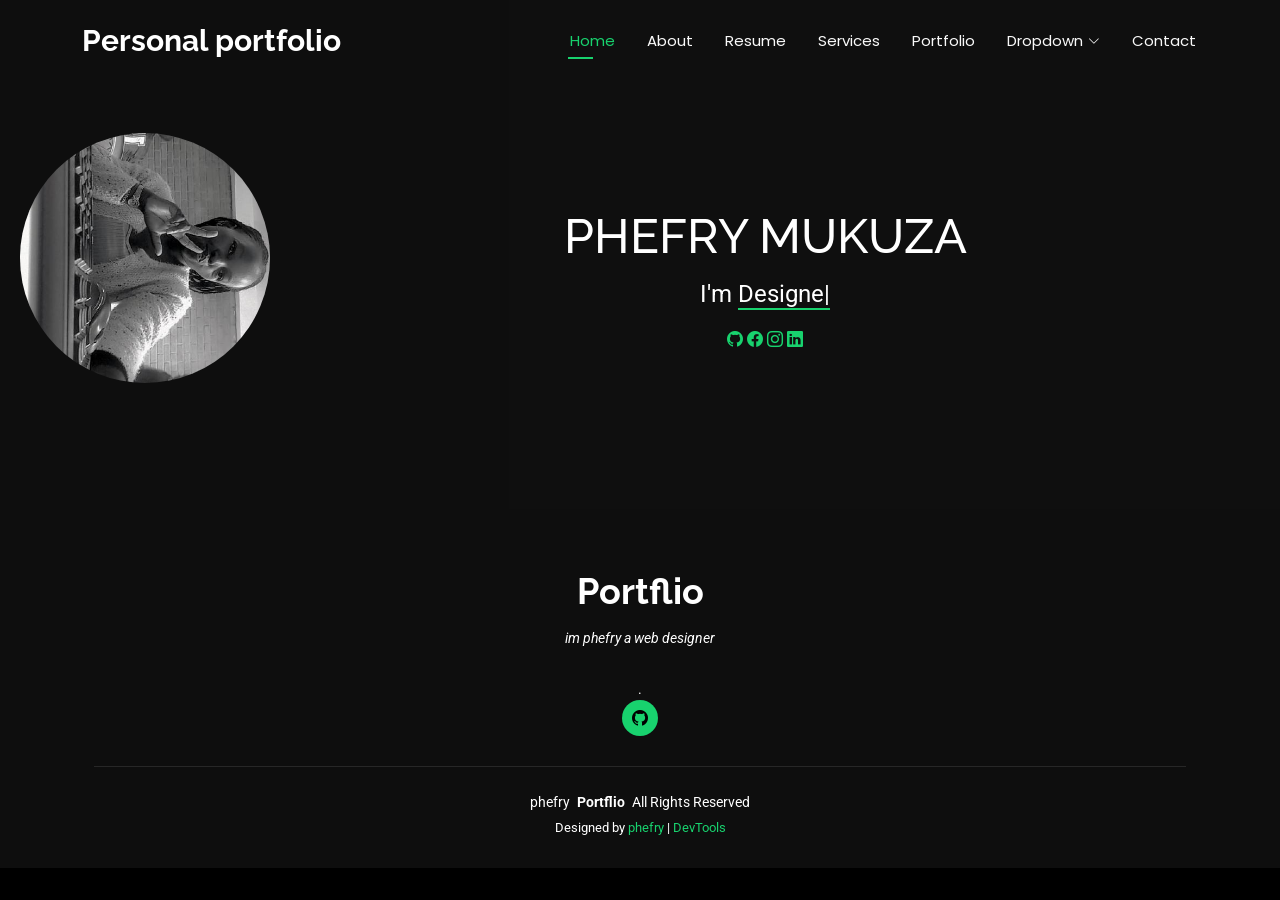
<file: index.html>
<!DOCTYPE html>
<html lang="en">

<head>
  <meta charset="utf-8">
  <meta content="width=device-width, initial-scale=1.0" name="viewport">
  <title>Index - Personal portfolio</title>
  <meta name="description" content="">
  <meta name="keywords" content="">



  <!-- Fonts -->
  <link href="https://fonts.googleapis.com" rel="preconnect">
  <link href="https://fonts.gstatic.com" rel="preconnect" crossorigin>
  <link href="https://fonts.googleapis.com/css2?family=Roboto:ital,wght@0,100;0,300;0,400;0,500;0,700;0,900;1,100;1,300;1,400;1,500;1,700;1,900&family=Poppins:ital,wght@0,100;0,200;0,300;0,400;0,500;0,600;0,700;0,800;0,900;1,100;1,200;1,300;1,400;1,500;1,600;1,700;1,800;1,900&family=Raleway:ital,wght@0,100;0,200;0,300;0,400;0,500;0,600;0,700;0,800;0,900;1,100;1,200;1,300;1,400;1,500;1,600;1,700;1,800;1,900&display=swap" rel="stylesheet">

  <!-- Vendor CSS Files -->
  <link href="assets/vendor/bootstrap/css/bootstrap.min.css" rel="stylesheet">
  <link href="assets/vendor/bootstrap-icons/bootstrap-icons.css" rel="stylesheet">
  <link href="assets/vendor/aos/aos.css" rel="stylesheet">
  <link href="assets/vendor/swiper/swiper-bundle.min.css" rel="stylesheet">
  <link href="assets/vendor/glightbox/css/glightbox.min.css" rel="stylesheet">

  <!-- Main CSS File -->
  <link href="assets/css/main.css" rel="stylesheet">

  <!-- =======================================================
  * Template Name: Personal
  * Template URL: https://bootstrapmade.com/personal-free-resume-bootstrap-template/
  * Updated: Mar 05 2025 with Bootstrap v5.3.3
  * Author: BootstrapMade.com
  * License: https://bootstrapmade.com/license/
  ======================================================== -->
</head>

<body class="index-page">

  <header id="header" class="header d-flex align-items-center fixed-top">
    <div class="container-fluid container-xl position-relative d-flex align-items-center justify-content-between">

      <a href="index.html" class="logo d-flex align-items-center">
        <!-- Uncomment the line below if you also wish to use an image logo -->
        <!-- <img src="assets/img/logo.webp" alt=""> -->
        <h1 class="sitename">Personal portfolio</h1>
      </a>

      <nav id="navmenu" class="navmenu">
        <ul>
          <li><a href="index.html" class="active">Home</a></li>
          <li><a href="about.html">About</a></li>
          <li><a href="resume.html">Resume</a></li>
          <li><a href="services.html">Services</a></li>
          <li><a href="portfolio.html">Portfolio</a></li>
          <li class="dropdown"><a href="#"><span>Dropdown</span> <i class="bi bi-chevron-down toggle-dropdown"></i></a>
            <ul>
              <li><a href="#">Dropdown 1</a></li>
              <li class="dropdown"><a href="#"><span>Deep Dropdown</span> <i class="bi bi-chevron-down toggle-dropdown"></i></a>
                <ul>
                  <li><a href="#">Deep Dropdown 1</a></li>
                  <li><a href="#">Deep Dropdown 2</a></li>
                  <li><a href="#">Deep Dropdown 3</a></li>
                  <li><a href="#">Deep Dropdown 4</a></li>
                  <li><a href="#">Deep Dropdown 5</a></li>
                </ul>
              </li>
              <li><a href="#">Dropdown 2</a></li>
              <li><a href="#">Dropdown 3</a></li>
              <li><a href="#">Dropdown 4</a></li>
            </ul>
          </li>
          <li><a href="contact.html">Contact</a></li>
        </ul>
        <i class="mobile-nav-toggle d-xl-none bi bi-list"></i>
      </nav>

    </div>
  </header>

  <main class="main">

    <!-- Hero Section -->
    <section id="hero" class="hero section dark-background">

      <img src="assets\img\phef.png" alt="" data-aos="fade-in">

      <div class="container" data-aos="zoom-out" data-aos-delay="100">
        <h2>PHEFRY MUKUZA</h2>
        <p>I'm <span class="typed" data-typed-items="Designer, Developer, Freelancer, Programmer"></span><span class="typed-cursor typed-cursor--blink"></span></p>
        <div class="social-links">
          <a href="https://github.com/lynphefry" title="GitHub"><i class="bi bi-github"></i></a>
          <a href="https://facebook.com/phefrylyn" title="Facebook"><i class="bi bi-facebook"></i></a>
          <a href="https://instagram.com/phefrylyn" title="Instagram"><i class="bi bi-instagram"></i></a>
          <a href="https://linkedin.com/in/phefrymukuza" title="LinkedIn"><i class="bi bi-linkedin"></i></a>
        </div>
      </div>

    </section><!-- /Hero Section -->

  </main>

  <footer id="footer" class="footer dark-background">
    <div class="container">
      <h3 class="sitename">Portflio</h3>
      <p> im phefry a web designer</p>.
      <div class="social-links d-flex justify-content-center">
        
        
        <a href="https://github.com/lynphefry" title="GitHub"><i class="bi bi-github"></i></a>
        
      </div>
      <div class="container">
        <div class="copyright">
          <span>phefry</span> <strong class="px-1 sitename">Portflio</strong> <span>All Rights Reserved</span>
        </div>
        <div class="credits">
          <!-- All the links in the footer should remain intact. -->
          <!-- You can delete the links only if you've purchased the pro version. -->
          <!-- Licensing information: https://bootstrapmade.com/license/ -->
          <!-- Purchase the pro version with working PHP/AJAX contact form: [buy-url] -->
          Designed by <a href="copywrite/">phefry</a> | <a href="https://phefry.com/tools/">DevTools</a>
        </div>
      </div>
    </div>
  </footer>

  <!-- Scroll Top -->
  <a href="#" id="scroll-top" class="scroll-top d-flex align-items-center justify-content-center" title="Scroll to top"><i class="bi bi-arrow-up-short"></i></a>

  <!-- Preloader -->
  <div id="preloader"></div>

  <!-- Vendor JS Files -->
  <script src="assets/vendor/bootstrap/js/bootstrap.bundle.min.js"></script>
  <script src="assets/vendor/php-email-form/validate.js"></script>
  <script src="assets/vendor/aos/aos.js"></script>
  <script src="assets/vendor/typed.js/typed.umd.js"></script>
  <script src="assets/vendor/purecounter/purecounter_vanilla.js"></script>
  <script src="assets/vendor/waypoints/noframework.waypoints.js"></script>
  <script src="assets/vendor/swiper/swiper-bundle.min.js"></script>
  <script src="assets/vendor/glightbox/js/glightbox.min.js"></script>
  <script src="assets/vendor/imagesloaded/imagesloaded.pkgd.min.js"></script>
  <script src="assets/vendor/isotope-layout/isotope.pkgd.min.js"></script>

  <!-- Main JS File -->
  <script src="assets/js/main.js"></script>

</body>

</html>
</file>
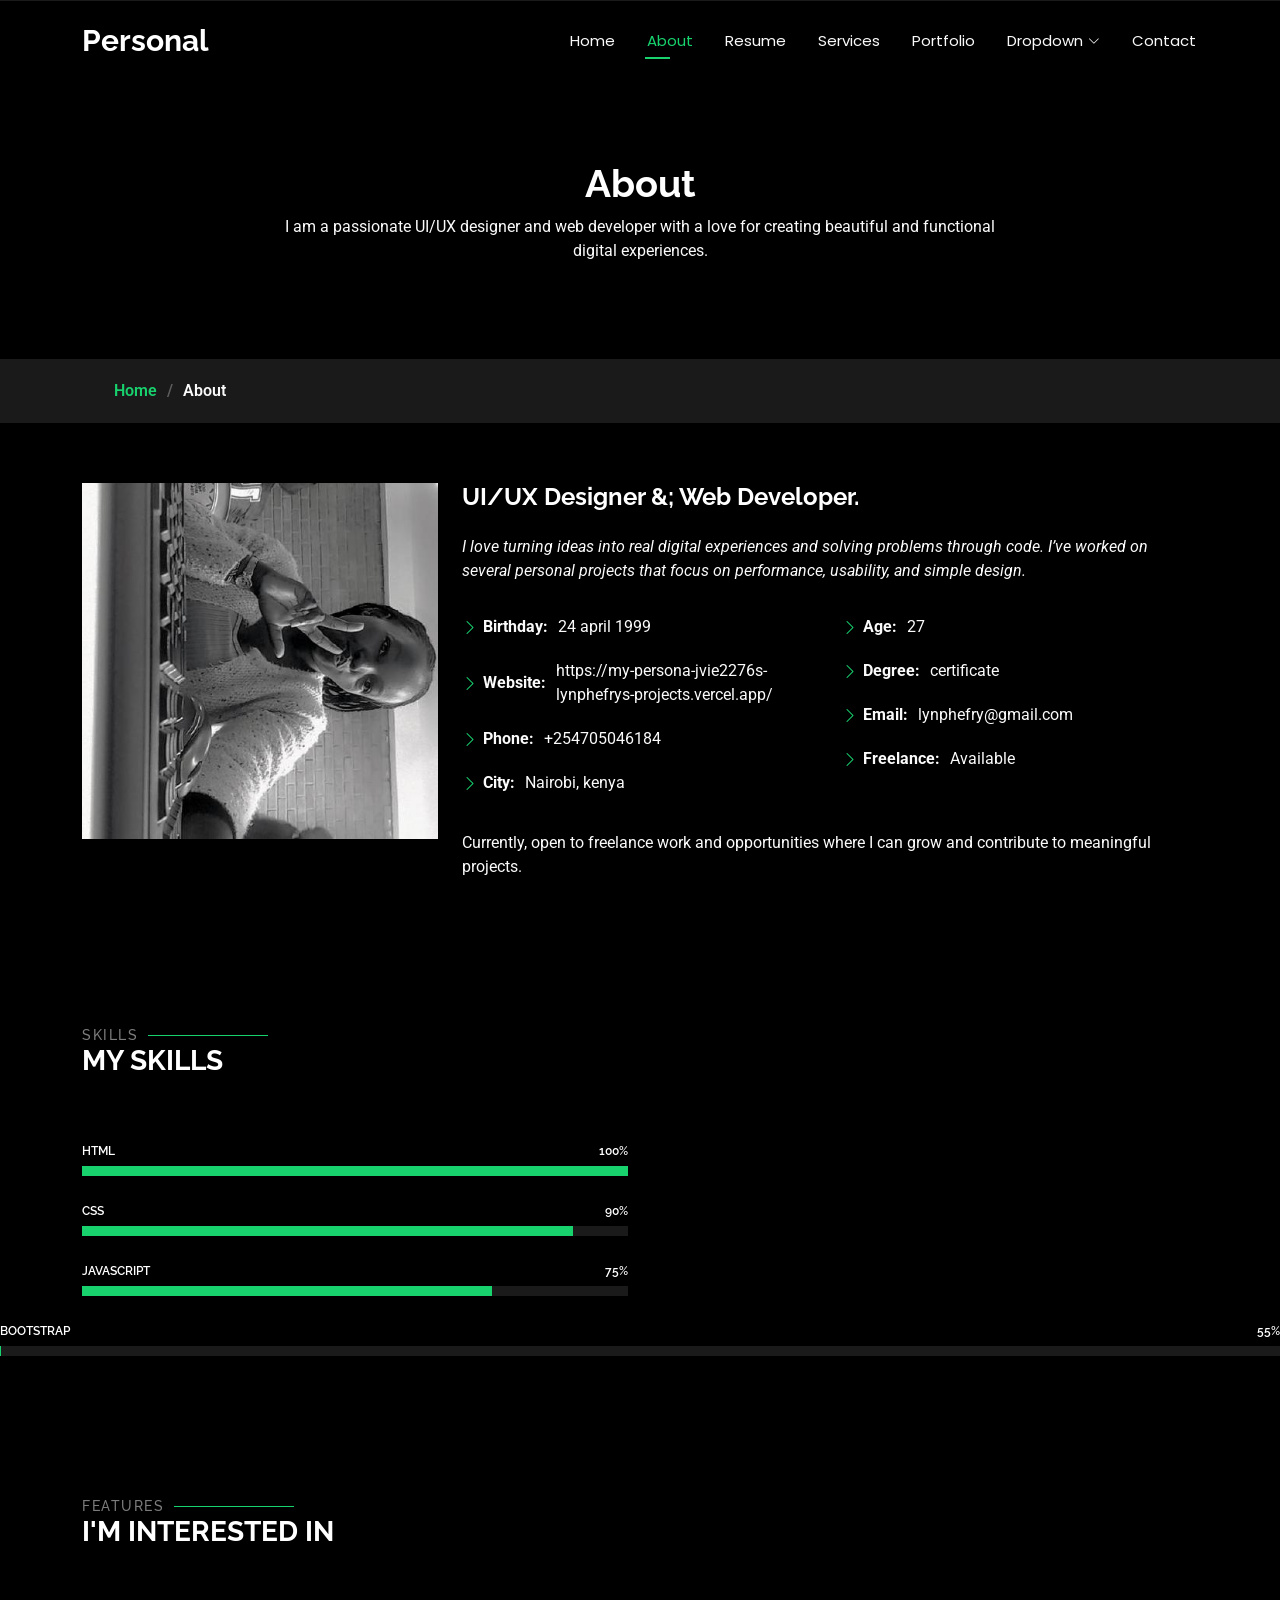
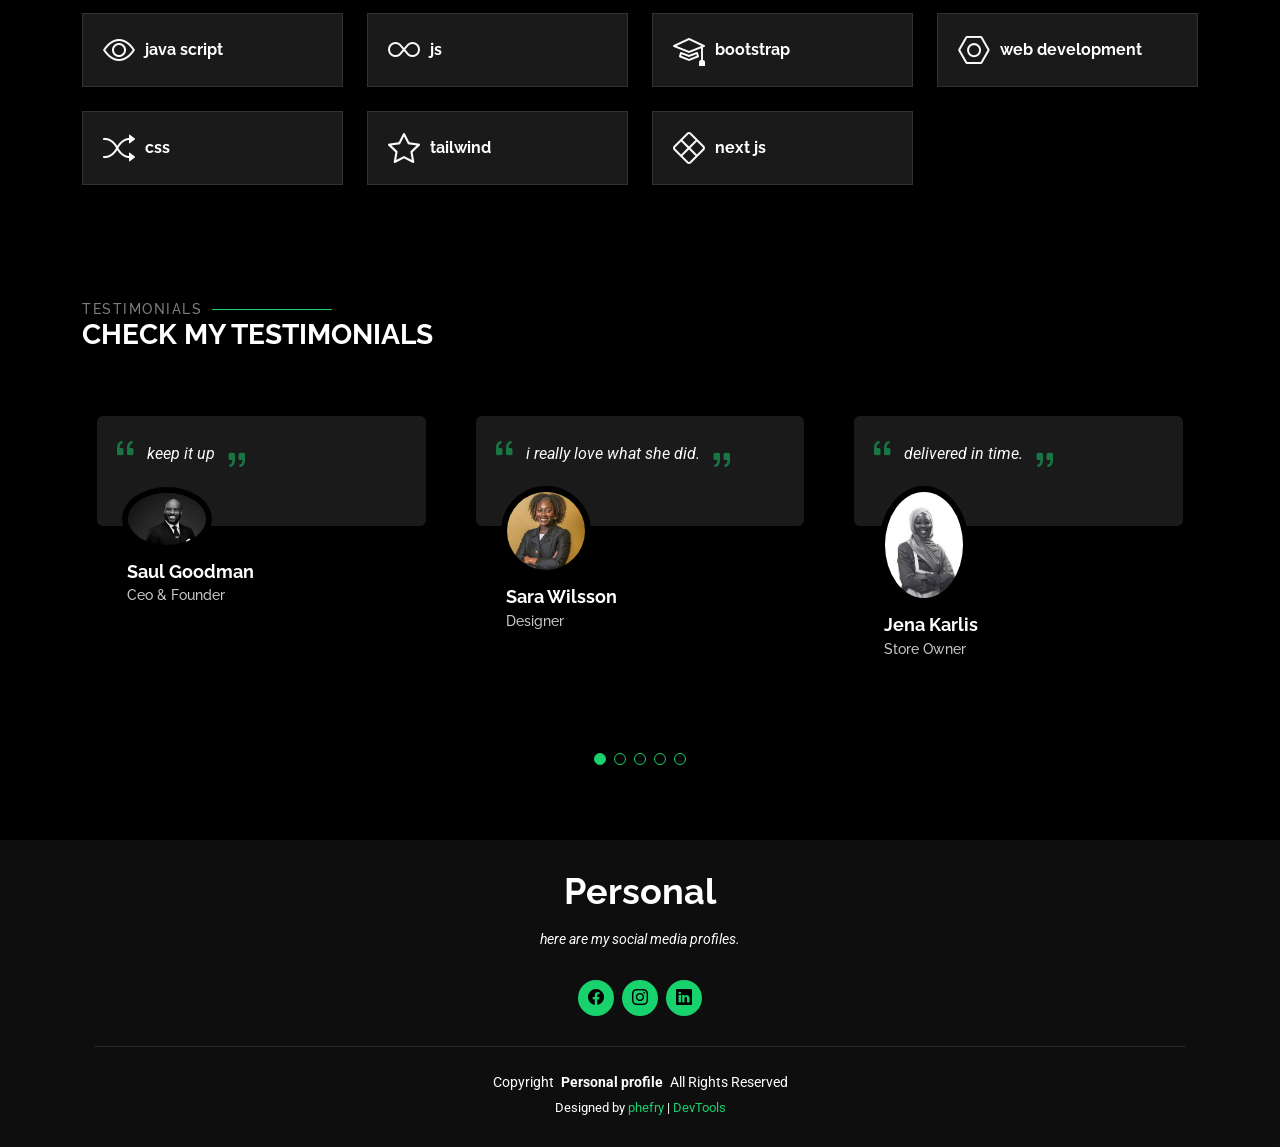
<file: about.html>
<!DOCTYPE html>
<html lang="en">

<head>
  <meta charset="utf-8">
  <meta content="width=device-width, initial-scale=1.0" name="viewport">
  <title>About - Personal portfolio</title>
  <meta name="description" content="">
  <meta name="keywords" content="">

  <!-- Favicons -->
  <link href="assets/img/favicon.png" rel="icon">
  <link href="assets/img/apple-touch-icon.png" rel="apple-touch-icon">

  <!-- Fonts -->
  <link href="https://fonts.googleapis.com" rel="preconnect">
  <link href="https://fonts.gstatic.com" rel="preconnect" crossorigin>
  <link href="https://fonts.googleapis.com/css2?family=Roboto:ital,wght@0,100;0,300;0,400;0,500;0,700;0,900;1,100;1,300;1,400;1,500;1,700;1,900&family=Poppins:ital,wght@0,100;0,200;0,300;0,400;0,500;0,600;0,700;0,800;0,900;1,100;1,200;1,300;1,400;1,500;1,600;1,700;1,800;1,900&family=Raleway:ital,wght@0,100;0,200;0,300;0,400;0,500;0,600;0,700;0,800;0,900;1,100;1,200;1,300;1,400;1,500;1,600;1,700;1,800;1,900&display=swap" rel="stylesheet">

  <!-- Vendor CSS Files -->
  <link href="assets/vendor/bootstrap/css/bootstrap.min.css" rel="stylesheet">
  <link href="assets/vendor/bootstrap-icons/bootstrap-icons.css" rel="stylesheet">
  <link href="assets/vendor/aos/aos.css" rel="stylesheet">
  <link href="assets/vendor/swiper/swiper-bundle.min.css" rel="stylesheet">
  <link href="assets/vendor/glightbox/css/glightbox.min.css" rel="stylesheet">

  <!-- Main CSS File -->
  <link href="assets/css/main.css" rel="stylesheet">

  <!-- =======================================================
  * Template Name: Personal
  * Template URL: https://bootstrapmade.com/personal-free-resume-bootstrap-template/
  * Updated: Mar 05 2025 with Bootstrap v5.3.3
  * Author: BootstrapMade.com
  * License: https://bootstrapmade.com/license/
  ======================================================== -->
</head>

<body class="about-page">

  <header id="header" class="header d-flex align-items-center fixed-top">
    <div class="container-fluid container-xl position-relative d-flex align-items-center justify-content-between">

      <a href="index.html" class="logo d-flex align-items-center">
        <!-- Uncomment the line below if you also wish to use an image logo -->
        <!-- <img src="assets/img/logo.webp" alt=""> -->
        <h1 class="sitename">Personal</h1>
      </a>

      <nav id="navmenu" class="navmenu">
        <ul>
          <li><a href="index.html">Home</a></li>
          <li><a href="about.html" class="active">About</a></li>
          <li><a href="resume.html">Resume</a></li>
          <li><a href="services.html">Services</a></li>
          <li><a href="portfolio.html">Portfolio</a></li>
          <li class="dropdown"><a href="#"><span>Dropdown</span> <i class="bi bi-chevron-down toggle-dropdown"></i></a>
            <ul>
              <li><a href="#">Dropdown 1</a></li>
              <li class="dropdown"><a href="#"><span>Deep Dropdown</span> <i class="bi bi-chevron-down toggle-dropdown"></i></a>
                <ul>
                  <li><a href="#">Deep Dropdown 1</a></li>
                  <li><a href="#">Deep Dropdown 2</a></li>
                  <li><a href="#">Deep Dropdown 3</a></li>
                  <li><a href="#">Deep Dropdown 4</a></li>
                  <li><a href="#">Deep Dropdown 5</a></li>
                </ul>
              </li>
              <li><a href="#">Dropdown 2</a></li>
              <li><a href="#">Dropdown 3</a></li>
              <li><a href="#">Dropdown 4</a></li>
            </ul>
          </li>
          <li><a href="contact.html">Contact</a></li>
        </ul>
        <i class="mobile-nav-toggle d-xl-none bi bi-list"></i>
      </nav>

    </div>
  </header>

  <main class="main">

    <!-- Page Title -->
    <div class="page-title" data-aos="fade">
      <div class="heading">
        <div class="container">
          <div class="row d-flex justify-content-center text-center">
            <div class="col-lg-8">
              <h1>About</h1>
              <p>I am a passionate UI/UX designer and web developer with a love for creating beautiful and functional digital experiences.</p>
            </div>
          </div>
        </div>
      </div>
      <nav class="breadcrumbs">
        <div class="container">
          <ol>
            <li><a href="index.html">Home</a></li>
            <li class="current">About</li>
          </ol>
        </div>
      </nav>
    </div><!-- End Page Title -->

    <!-- About Section -->
    <section id="about" class="about section">

      <div class="container" data-aos="fade-up" data-aos-delay="100">

        <div class="row gy-4 justify-content-center">
          <div class="col-lg-4">
            <img src="assets\img\phef.png" class="img-fluid" alt="">
          </div>
          <div class="col-lg-8 content">
            <h2>UI/UX Designer &; Web Developer.</h2>
            <p class="fst-italic py-3">
              I love turning ideas into real digital experiences and solving problems through code. I’ve worked on several personal projects that focus on performance, usability, and simple design.
            </p>
            <div class="row">
              <div class="col-lg-6">
                <ul>
                  <li><i class="bi bi-chevron-right"></i> <strong>Birthday:</strong> <span>24 april 1999</span></li>
                  <li><i class="bi bi-chevron-right"></i> <strong>Website:</strong> <span>https://my-persona-jvie2276s-lynphefrys-projects.vercel.app/</span></li>
                  <li><i class="bi bi-chevron-right"></i> <strong>Phone:</strong> <span>+254705046184</span></li>
                  <li><i class="bi bi-chevron-right"></i> <strong>City:</strong> <span>Nairobi, kenya</span></li>
                </ul>
              </div>
              <div class="col-lg-6">
                <ul>
                  <li><i class="bi bi-chevron-right"></i> <strong>Age:</strong> <span>27</span></li>
                  <li><i class="bi bi-chevron-right"></i> <strong>Degree:</strong> <span>certificate</span></li>
                  <li><i class="bi bi-chevron-right"></i> <strong>Email:</strong> <span>lynphefry@gmail.com</span></li>
                  <li><i class="bi bi-chevron-right"></i> <strong>Freelance:</strong> <span>Available</span></li>
                </ul>
              </div>
            </div>
            <p class="py-3">
              Currently,  open to freelance work and opportunities where I can grow and contribute to meaningful projects.
            </p>
          </div>
        </div>

      </div>

    </section><!-- /About Section -->

    <!-- Stats Section -->
   

    <!-- Skills Section -->
    <section id="skills" class="skills section">

      <!-- Section Title -->
      <div class="container section-title" data-aos="fade-up">
        <h2>Skills</h2>
        <div><span>My</span> <span class="description-title">Skills</span></div>
      </div><!-- End Section Title -->

      <div class="container" data-aos="fade-up" data-aos-delay="100">

        <div class="row skills-content skills-animation">

          <div class="col-lg-6">

            <div class="progress">
              <span class="skill"><span>HTML</span> <i class="val">100%</i></span>
              <div class="progress-bar-wrap">
                <div class="progress-bar" role="progressbar" aria-label="HTML progress" aria-valuenow="100" aria-valuemin="0" aria-valuemax="100"></div>
              </div>
            </div><!-- End Skills Item -->

            <div class="progress">
              <span class="skill"><span>CSS</span> <i class="val">90%</i></span>
              <div class="progress-bar-wrap">
                <div class="progress-bar" role="progressbar" aria-label="CSS progress" aria-valuenow="90" aria-valuemin="0" aria-valuemax="100"></div>
              </div>
            </div><!-- End Skills Item -->

            <div class="progress">
              <span class="skill"><span>JavaScript</span> <i class="val">75%</i></span>
              <div class="progress-bar-wrap">
                <div class="progress-bar" role="progressbar" aria-label="JavaScript progress" aria-valuenow="75" aria-valuemin="0" aria-valuemax="100"></div>
              </div>
            </div><!-- End Skills Item -->

          </div>

        
              </div>
            </div>

            <div class="progress">
              <span class="skill"><span>bootstrap</span> <i class="val">55%</i></span>
              <div class="progress-bar-wrap">
                <div class="progress-bar" role="progressbar" aria-label="Bootstrap progress" aria-valuenow="55" aria-valuemin="0" aria-valuemax="100"></div>
              </div>
            </div><!-- End Skills Item -->

          </div>

        </div>

      </div>

    </section><!-- /Skills Section -->

    <!-- Interests Section -->
    <section id="interests" class="interests section">

      <!-- Section Title -->
      <div class="container section-title" data-aos="fade-up">
        <h2>Features</h2>
        <div><span>I'm</span> <span class="description-title">interested in</span></div>
      </div><!-- End Section Title -->

      <div class="container">

        <div class="row gy-4">

          <div class="col-lg-3 col-md-4" data-aos="fade-up" data-aos-delay="100">
            <div class="features-item">
              <i class="bi bi-eye feature-icon-yellow"></i>
              <h3><a href="" class="stretched-link">java script</a></h3>
            </div>
          </div><!-- End Feature Item -->

          <div class="col-lg-3 col-md-4" data-aos="fade-up" data-aos-delay="200">
            <div class="features-item">
              <i class="bi bi-infinity feature-icon-blue"></i>
              <h3><a href="" class="stretched-link">js</a></h3>
            </div>
          </div><!-- End Feature Item -->

          <div class="col-lg-3 col-md-4" data-aos="fade-up" data-aos-delay="300">
            <div class="features-item">
              <i class="bi bi-mortarboard feature-icon-pink"></i>
              <h3><a href="" class="stretched-link">bootstrap</a></h3>
            </div>
          </div><!-- End Feature Item -->

          <div class="col-lg-3 col-md-4" data-aos="fade-up" data-aos-delay="400">
            <div class="features-item">
              <i class="bi bi-nut feature-icon-purple"></i>
              <h3><a href="" class="stretched-link">web development</a></h3>
            </div>
          </div><!-- End Feature Item -->

          <div class="col-lg-3 col-md-4" data-aos="fade-up" data-aos-delay="500">
            <div class="features-item">
              <i class="bi bi-shuffle feature-icon-lightblue"></i>
              <h3><a href="" class="stretched-link">css</a></h3>
            </div>
          </div><!-- End Feature Item -->

          <div class="col-lg-3 col-md-4" data-aos="fade-up" data-aos-delay="600">
            <div class="features-item">
              <i class="bi bi-star feature-icon-orange"></i>
              <h3><a href="" class="stretched-link">tailwind</a></h3>
            </div>
          </div><!-- End Feature Item -->

          <div class="col-lg-3 col-md-4" data-aos="fade-up" data-aos-delay="700">
            <div class="features-item">
              <i class="bi bi-x-diamond feature-icon-cyan"></i>
              <h3><a href="" class="stretched-link">next js</a></h3>
            </div>
          </div><!-- End Feature Item -->


    



        </div>

      </div>

    </section><!-- /Interests Section -->

    <!-- Testimonials Section -->
    <section id="testimonials" class="testimonials section">

      <!-- Section Title -->
      <div class="container section-title" data-aos="fade-up">
        <h2>Testimonials</h2>
        <div><span>Check my</span> <span class="description-title">Testimonials</span></div>
      </div><!-- End Section Title -->

      <div class="container" data-aos="fade-up" data-aos-delay="100">

        <div class="swiper init-swiper" data-speed="600" data-delay="5000">
          <script type="application/json" class="swiper-config">
            {
              "loop": true,
              "speed": 600,
              "autoplay": {
                "delay": 5000
              },
              "slidesPerView": "auto",
              "pagination": {
                "el": ".swiper-pagination",
                "type": "bullets",
                "clickable": true
              },
              "breakpoints": {
                "320": {
                  "slidesPerView": 1,
                  "spaceBetween": 40
                },
                "1200": {
                  "slidesPerView": 3,
                  "spaceBetween": 20
                }
              }
            }
          </script>
          <div class="swiper-wrapper">

            <div class="swiper-slide">
              <div class="testimonial-item" "="">
            <p>
              <i class=" bi bi-quote quote-icon-left"></i>
                <span>keep it up</span>
                <i class="bi bi-quote quote-icon-right"></i>
                </p>
                <img src="assets\img\suit.png" class="testimonial-img" alt="">
                <h3>Saul Goodman</h3>
                <h4>Ceo &amp; Founder</h4>
              </div>
            </div><!-- End testimonial item -->

            <div class="swiper-slide">
              <div class="testimonial-item">
                <p>
                  <i class="bi bi-quote quote-icon-left"></i>
                  <span>i really love what she did.</span>
                  <i class="bi bi-quote quote-icon-right"></i>
                </p>
                <img src="assets\img\mother.png" class="testimonial-img" alt="">
                <h3>Sara Wilsson</h3>
                <h4>Designer</h4>
              </div>
            </div><!-- End testimonial item -->

            <div class="swiper-slide">
              <div class="testimonial-item">
                <p>
                  <i class="bi bi-quote quote-icon-left"></i>
                  <span>delivered in time.</span>
                  <i class="bi bi-quote quote-icon-right"></i>
                </p>
                <img src="assets\img\woman.png" class="testimonial-img" alt="">
                <h3>Jena Karlis</h3>
                <h4>Store Owner</h4>
              </div>
            </div><!-- End testimonial item -->

            <div class="swiper-slide">
              <div class="testimonial-item">
                <p>
                  <i class="bi bi-quote quote-icon-left"></i>
                  <span>i love the work she did</span>
                  <i class="bi bi-quote quote-icon-right"></i>
                </p>
                <img src="assets\img\black.png" class="testimonial-img" alt="">
                <h3>Matt Brandon</h3>
                <h4>Freelancer</h4>
              </div>
            </div><!-- End testimonial item -->

            <div class="swiper-slide">
              <div class="testimonial-item">
                <p>
                  <i class="bi bi-quote quote-icon-left"></i>
                  <span>what she says was what she delivered</span>
                  <i class="bi bi-quote quote-icon-right"></i>
                </p>
                <img src="assets\img\person\blue.png" class="testimonial-img" alt="">
                <h3>John Larson</h3>
                <h4>Entrepreneur</h4>
              </div>
            </div><!-- End testimonial item -->

          </div>
          <div class="swiper-pagination"></div>
        </div>

      </div>

    </section><!-- /Testimonials Section -->

  </main>

  <footer id="footer" class="footer dark-background">
    <div class="container">
      <h3 class="sitename">Personal</h3>
      <p>here are my social media profiles.</p>
      <div class="social-links d-flex justify-content-center">
        <a href="https://facebook.com/phefrylyn" aria-label="Facebook"><i class="bi bi-facebook"></i></a>
        <a href="https://instagram.com/phefrylyn" aria-label="Instagram"><i class="bi bi-instagram"></i></a>
        <a href="https://linkedin.com/in/phefrylyn" aria-label="LinkedIn"><i class="bi bi-linkedin"></i></a>
      </div>
      <div class="container">
        <div class="copyright">
          <span>Copyright</span> <strong class="px-1 sitename">Personal profile</strong> <span>All Rights Reserved</span>
        </div>
        <div class="credits">
          <!-- All the links in the footer should remain intact. -->
          <!-- You can delete the links only if you've purchased the pro version. -->
          <!-- Licensing information: https://bootstrapmade.com/license/ -->
          <!-- Purchase the pro version with working PHP/AJAX contact form: [buy-url] -->
          Designed by <a href="https://phefry.com">phefry</a> | <a href="https://phefry.com/">DevTools</a>
        </div>
      </div>
    </div>
  </footer>

  <!-- Scroll Top -->
  <a href="#" id="scroll-top" class="scroll-top d-flex align-items-center justify-content-center" title="Scroll to top"><i class="bi bi-arrow-up-short"></i></a>

  <!-- Preloader -->
  <div id="preloader"></div>

  <!-- Vendor JS Files -->
  <script src="assets/vendor/bootstrap/js/bootstrap.bundle.min.js"></script>
  <script src="assets/vendor/php-email-form/validate.js"></script>
  <script src="assets/vendor/aos/aos.js"></script>
  <script src="assets/vendor/typed.js/typed.umd.js"></script>
  <script src="assets/vendor/purecounter/purecounter_vanilla.js"></script>
  <script src="assets/vendor/waypoints/noframework.waypoints.js"></script>
  <script src="assets/vendor/swiper/swiper-bundle.min.js"></script>
  <script src="assets/vendor/glightbox/js/glightbox.min.js"></script>
  <script src="assets/vendor/imagesloaded/imagesloaded.pkgd.min.js"></script>
  <script src="assets/vendor/isotope-layout/isotope.pkgd.min.js"></script>

  <!-- Main JS File -->
  <script src="assets/js/main.js"></script>

</body>

</html>
</file>
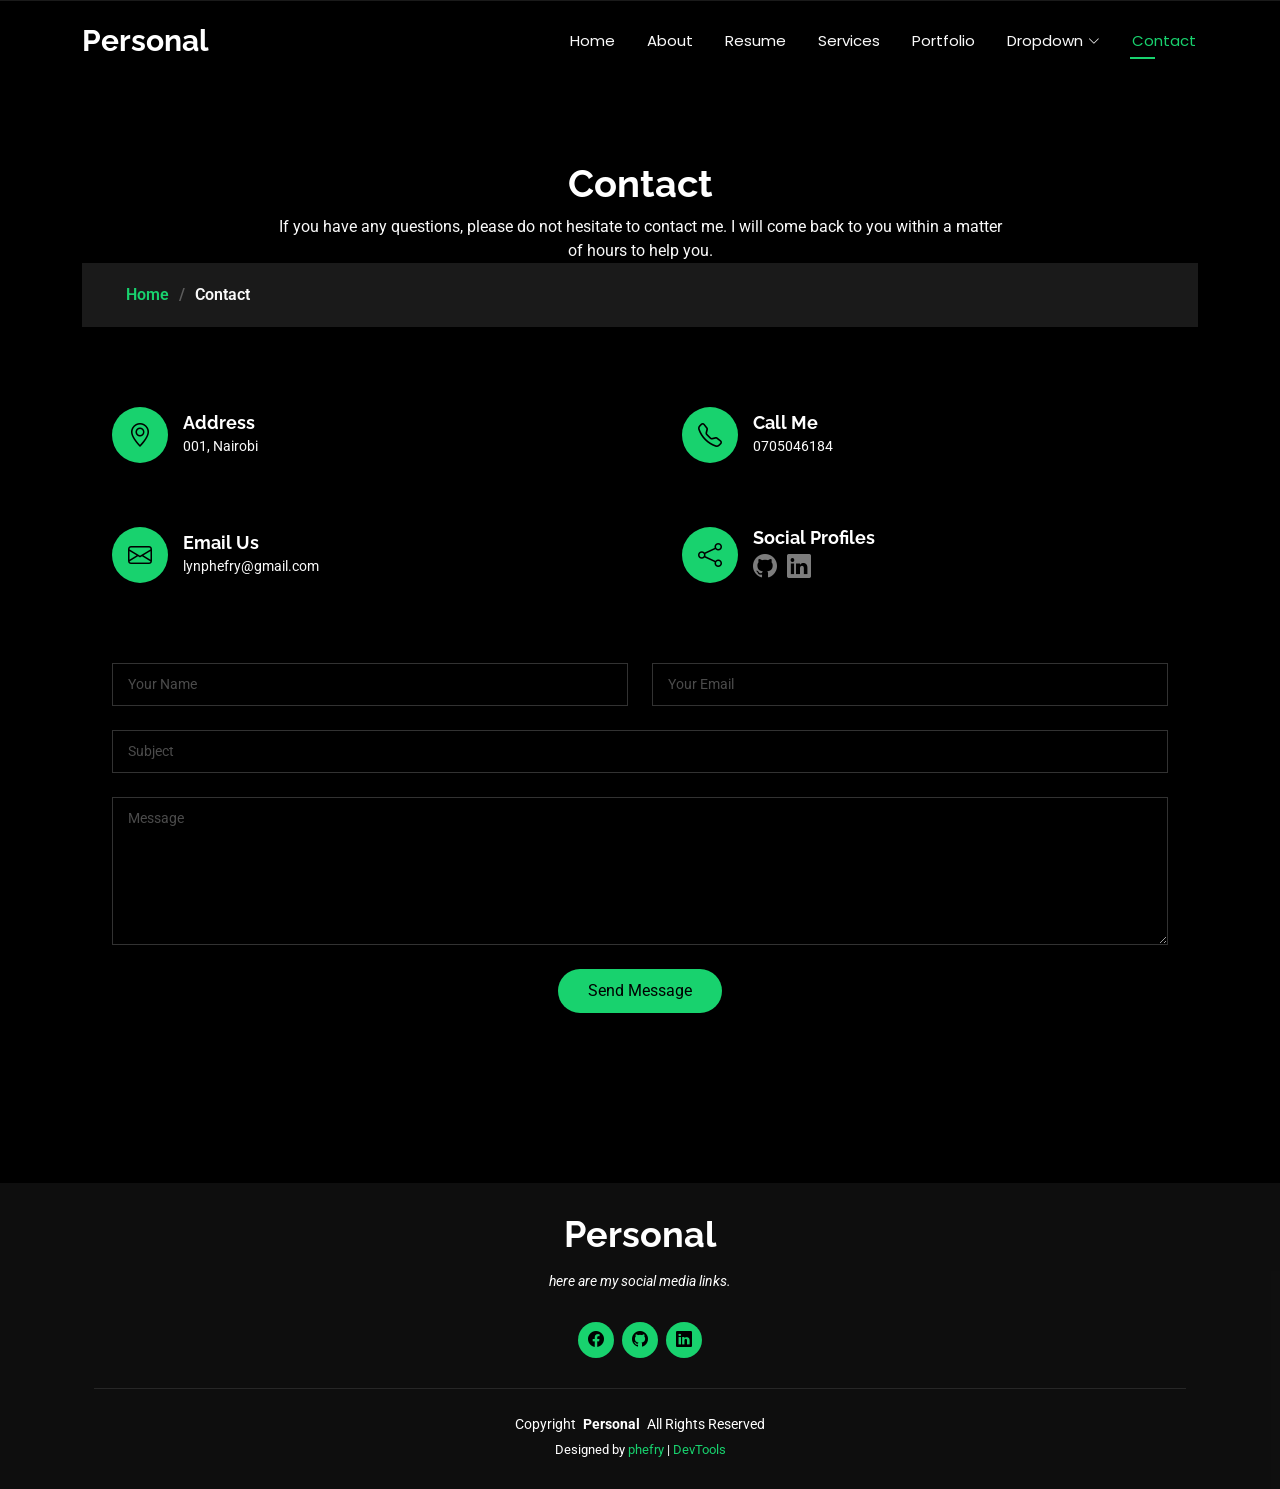
<file: contact.html>
<!DOCTYPE html>
<html lang="en">

<head>
  <meta charset="utf-8">
  <meta content="width=device-width, initial-scale=1.0" name="viewport">
  <title>Contact - Personal Bootstrap Template</title>
  <meta name="description" content="">
  <meta name="keywords" content="">

  <!-- Favicons -->
  <link href="assets/img/favicon.png" rel="icon">
  <link href="assets/img/apple-touch-icon.png" rel="apple-touch-icon">

  <!-- Fonts -->
  <link href="https://fonts.googleapis.com" rel="preconnect">
  <link href="https://fonts.gstatic.com" rel="preconnect" crossorigin>
  <link href="https://fonts.googleapis.com/css2?family=Roboto:ital,wght@0,100;0,300;0,400;0,500;0,700;0,900;1,100;1,300;1,400;1,500;1,700;1,900&family=Poppins:ital,wght@0,100;0,200;0,300;0,400;0,500;0,600;0,700;0,800;0,900;1,100;1,200;1,300;1,400;1,500;1,600;1,700;1,800;1,900&family=Raleway:ital,wght@0,100;0,200;0,300;0,400;0,500;0,600;0,700;0,800;0,900;1,100;1,200;1,300;1,400;1,500;1,600;1,700;1,800;1,900&display=swap" rel="stylesheet">

  <!-- Vendor CSS Files -->
  <link href="assets/vendor/bootstrap/css/bootstrap.min.css" rel="stylesheet">
  <link href="assets/vendor/bootstrap-icons/bootstrap-icons.css" rel="stylesheet">
  <link href="assets/vendor/aos/aos.css" rel="stylesheet">
  <link href="assets/vendor/swiper/swiper-bundle.min.css" rel="stylesheet">
  <link href="assets/vendor/glightbox/css/glightbox.min.css" rel="stylesheet">

  <!-- Main CSS File -->
  <link href="assets/css/main.css" rel="stylesheet">

  <!-- =======================================================
  * Template Name: Personal
  * Template URL: https://bootstrapmade.com/personal-free-resume-bootstrap-template/
  * Updated: Mar 05 2025 with Bootstrap v5.3.3
  * Author: BootstrapMade.com
  * License: https://bootstrapmade.com/license/
  ======================================================== -->
</head>

<body class="contact-page">

  <header id="header" class="header d-flex align-items-center fixed-top">
    <div class="container-fluid container-xl position-relative d-flex align-items-center justify-content-between">

      <a href="index.html" class="logo d-flex align-items-center">
        <!-- Uncomment the line below if you also wish to use an image logo -->
        <!-- <img src="assets/img/logo.webp" alt=""> -->
        <h1 class="sitename">Personal</h1>
      </a>

      <nav id="navmenu" class="navmenu">
        <ul>
          <li><a href="index.html">Home</a></li>
          <li><a href="about.html">About</a></li>
          <li><a href="resume.html">Resume</a></li>
          <li><a href="services.html">Services</a></li>
          <li><a href="portfolio.html">Portfolio</a></li>
          <li class="dropdown"><a href="#"><span>Dropdown</span> <i class="bi bi-chevron-down toggle-dropdown"></i></a>
            <ul>
              <li><a href="#">Dropdown 1</a></li>
              <li class="dropdown"><a href="#"><span>Deep Dropdown</span> <i class="bi bi-chevron-down toggle-dropdown"></i></a>
                <ul>
                  <li><a href="#">Deep Dropdown 1</a></li>
                  <li><a href="#">Deep Dropdown 2</a></li>
                  <li><a href="#">Deep Dropdown 3</a></li>
                  <li><a href="#">Deep Dropdown 4</a></li>
                  <li><a href="#">Deep Dropdown 5</a></li>
                </ul>
              </li>
              <li><a href="#">Dropdown 2</a></li>
              <li><a href="#">Dropdown 3</a></li>
              <li><a href="#">Dropdown 4</a></li>
            </ul>
          </li>
          <li><a href="contact.html" class="active">Contact</a></li>
        </ul>
        <i class="mobile-nav-toggle d-xl-none bi bi-list"></i>
      </nav>

    </div>
  </header>

  <main class="main">

    <!-- Page Title -->
    <div class="page-title" data-aos="fade">
      <div class="heading">
        <div class="container">
          <div class="row d-flex justify-content-center text-center">
            <div class="col-lg-8">
              <h1>Contact</h1>
              <p class="mb-0">If you have any questions, please do not hesitate to contact me. I will come back to you within a matter of hours to help you.</p>
        </div>
      </div>
      <nav class="breadcrumbs">
        <div class="container">
          <ol>
            <li><a href="index.html">Home</a></li>
            <li class="current">Contact</li>
          </ol>
        </div>
      </nav>
    </div><!-- End Page Title -->

    <!-- Contact Section -->
    <section id="contact" class="contact section">

      <div class="container" data-aos="fade-up" data-aos-delay="100">

        <div class="row gy-4">

          <div class="col-md-6">
            <div class="info-item d-flex align-items-center" data-aos="fade-up" data-aos-delay="200">
              <i class="icon bi bi-geo-alt flex-shrink-0"></i>
              <div>
                <h3>Address</h3>
                <p>001, Nairobi</p>
              </div>
            </div>
          </div><!-- End Info Item -->

          <div class="col-md-6">
            <div class="info-item d-flex align-items-center" data-aos="fade-up" data-aos-delay="300">
              <i class="icon bi bi-telephone flex-shrink-0"></i>
              <div>
                <h3>Call Me</h3>
                <p>0705046184</p>
              </div>
            </div>
          </div><!-- End Info Item -->

          <div class="col-md-6">
            <div class="info-item d-flex align-items-center" data-aos="fade-up" data-aos-delay="400">
              <i class="icon bi bi-envelope flex-shrink-0"></i>
              <div>
                <h3>Email Us</h3>
                <p>lynphefry@gmail.com</p>
              </div>
            </div>
          </div><!-- End Info Item -->

          <div class="col-md-6">
            <div class="info-item d-flex align-items-center" data-aos="fade-up" data-aos-delay="500">
              <i class="icon bi bi-share flex-shrink-0"></i>
              <div>
                <h3>Social Profiles</h3>
                <div class="social-links">
                
                  <a href="https://github.com/lynphefry" title="GitHub"><i class="bi bi-github"></i></a>
                  <a href="https://linkedin.com/in/phefrylyn" title="LinkedIn"><i class="bi bi-linkedin"></i></a>
                </div>
              </div>
            </div>
          </div><!-- End Info Item -->

        </div>

        <form action="forms/contact.php" method="post" class="php-email-form" data-aos="fade-up" data-aos-delay="600">
          <div class="row gy-4">

            <div class="col-md-6">
              <input type="text" name="name" class="form-control" placeholder="Your Name" required="">
            </div>

            <div class="col-md-6 ">
              <input type="email" class="form-control" name="email" placeholder="Your Email" required="">
            </div>

            <div class="col-md-12">
              <input type="text" class="form-control" name="subject" placeholder="Subject" required="">
            </div>

            <div class="col-md-12">
              <textarea class="form-control" name="message" rows="6" placeholder="Message" required=""></textarea>
            </div>

            <div class="col-md-12 text-center">
              <div class="loading">Loading</div>
              <div class="error-message"></div>
              <div class="sent-message">Your message has been sent. Thank you!</div>

              <button type="submit">Send Message</button>
            </div>

          </div>
        </form><!-- End Contact Form -->

      </div>

    </section><!-- /Contact Section -->

  </main>

  <footer id="footer" class="footer dark-background">
    <div class="container">
      <h3 class="sitename">Personal</h3>
      <p>here are my social media links.</p>
      <div class="social-links d-flex justify-content-center">
       
        <a href="https://facebook.com/phefrylyn" title="Facebook"><i class="bi bi-facebook"></i></a>
      
        <a href="https://skype.com/phefrylyn" title="Skype"><i class="bi bi-github"></i></a>
        <a href="https://linkedin.com/in/phefrylyn" title="LinkedIn"><i class="bi bi-linkedin"></i></a>
      </div>
      <div class="container">
        <div class="copyright">
          <span>Copyright</span> <strong class="px-1 sitename">Personal</strong> <span>All Rights Reserved</span>
        </div>
        <div class="credits">
          <!-- All the links in the footer should remain intact. -->
          <!-- You can delete the links only if you've purchased the pro version. -->
          <!-- Licensing information: https://bootstrapmade.com/license/ -->
          <!-- Purchase the pro version with working PHP/AJAX contact form: [buy-url] -->
          Designed by <a href="https://phefry.com">phefry</a> | <a href="https://phefry.com/tools/">DevTools</a>
        </div>
      </div>
    </div>
  </footer>

  <!-- Scroll Top -->
  <a href="#" id="scroll-top" class="scroll-top d-flex align-items-center justify-content-center"><i class="bi bi-arrow-up-short"></i></a>

  <!-- Preloader -->
  <div id="preloader"></div>

  <!-- Vendor JS Files -->
  <script src="assets/vendor/bootstrap/js/bootstrap.bundle.min.js"></script>
  <script src="assets/vendor/php-email-form/validate.js"></script>
  <script src="assets/vendor/aos/aos.js"></script>
  <script src="assets/vendor/typed.js/typed.umd.js"></script>
  <script src="assets/vendor/purecounter/purecounter_vanilla.js"></script>
  <script src="assets/vendor/waypoints/noframework.waypoints.js"></script>
  <script src="assets/vendor/swiper/swiper-bundle.min.js"></script>
  <script src="assets/vendor/glightbox/js/glightbox.min.js"></script>
  <script src="assets/vendor/imagesloaded/imagesloaded.pkgd.min.js"></script>
  <script src="assets/vendor/isotope-layout/isotope.pkgd.min.js"></script>

  <!-- Main JS File -->
  <script src="assets/js/main.js"></script>

</body>

</html>
</file>
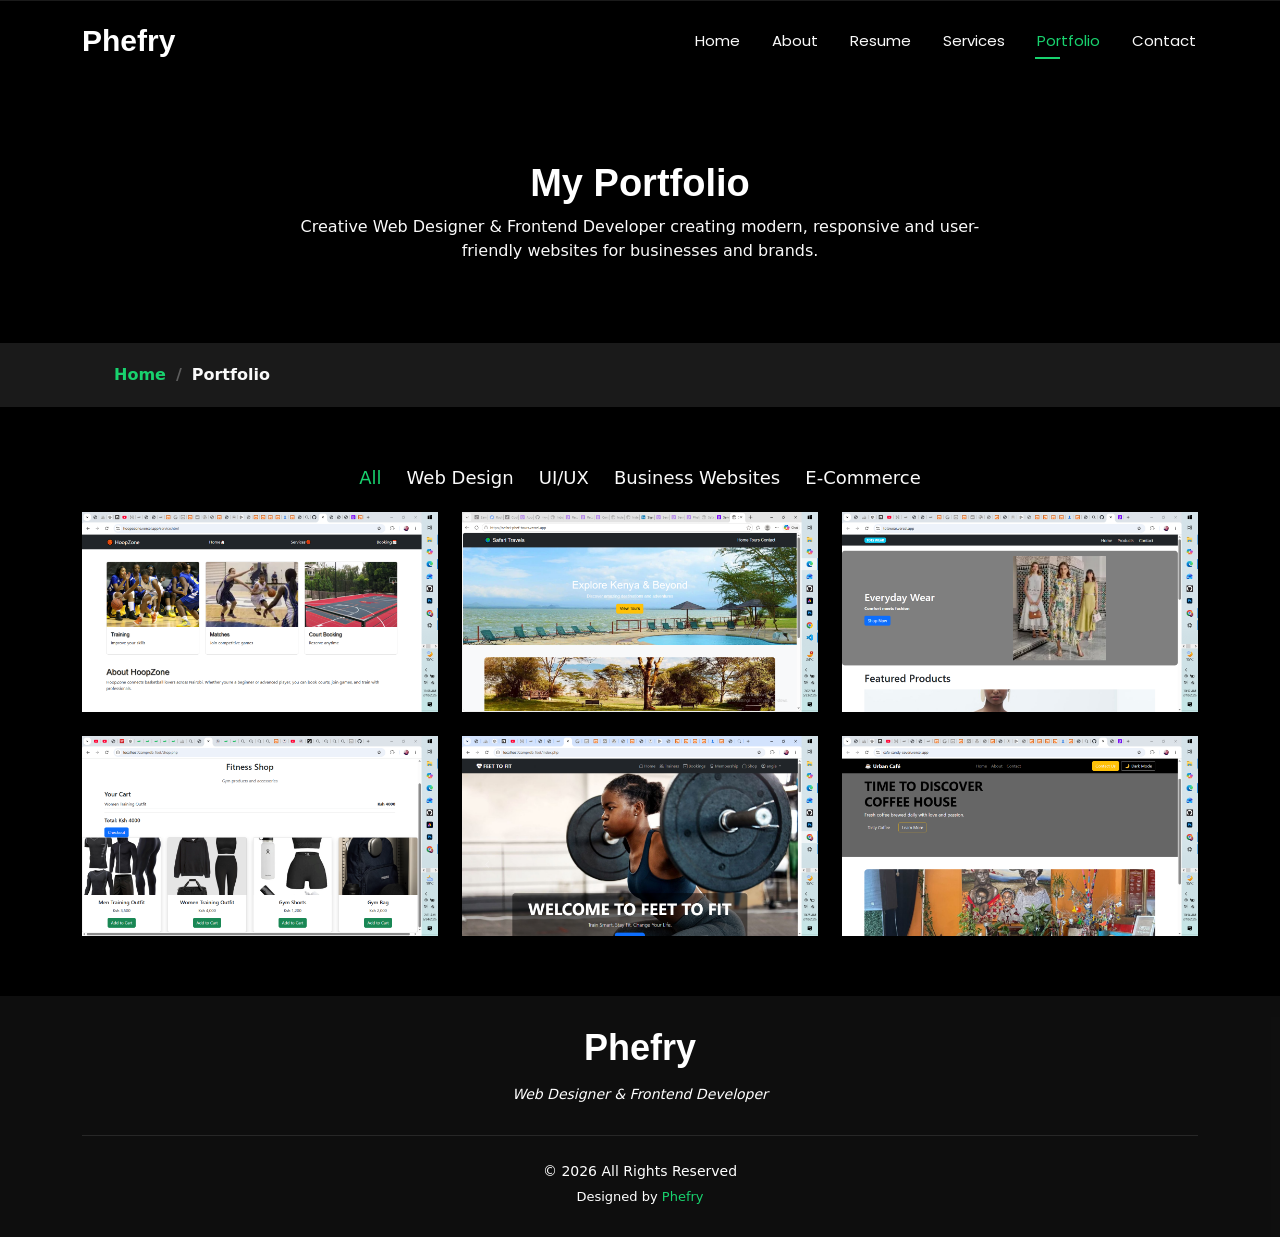
<file: portfolio.html>
<!DOCTYPE html>
<html lang="en">

<head>
  <meta charset="utf-8">
  <meta content="width=device-width, initial-scale=1.0" name="viewport">

  <title>Phefry | Web Designer & Developer</title>

  <meta name="description" content="Professional web designer and frontend developer portfolio">
  <meta name="keywords" content="web designer, frontend developer, portfolio">

  <!-- Favicons -->
  <link href="assets/img/favicon.png" rel="icon">

  <!-- Google Fonts -->
  <link rel="preconnect" href="https://fonts.googleapis.com">
  <link rel="preconnect" href="https://fonts.gstatic.com" crossorigin>

  <link href="https://fonts.googleapis.com/css2?family=Poppins:wght@300;400;500;600;700&display=swap" rel="stylesheet">

  <!-- Vendor CSS -->
  <link href="assets/vendor/bootstrap/css/bootstrap.min.css" rel="stylesheet">
  <link href="assets/vendor/bootstrap-icons/bootstrap-icons.css" rel="stylesheet">
  <link href="assets/vendor/aos/aos.css" rel="stylesheet">
  <link href="assets/vendor/glightbox/css/glightbox.min.css" rel="stylesheet">

  <!-- Main CSS -->
  <link href="assets/css/main.css" rel="stylesheet">

</head>

<body class="portfolio-page">

  <!-- Header -->
  <header id="header" class="header d-flex align-items-center fixed-top">

    <div class="container-fluid container-xl d-flex align-items-center justify-content-between">

      <a href="index.html" class="logo d-flex align-items-center">
        <h1 class="sitename">Phefry</h1>
      </a>

      <nav id="navmenu" class="navmenu">

        <ul>
          <li><a href="index.html">Home</a></li>

          <li><a href="about.html">About</a></li>

          <li><a href="resume.html">Resume</a></li>

          <li><a href="services.html">Services</a></li>

          <li><a href="portfolio.html" class="active">Portfolio</a></li>

          <li><a href="contact.html">Contact</a></li>
        </ul>

        <i class="mobile-nav-toggle d-xl-none bi bi-list"></i>

      </nav>

    </div>

  </header>

  <!-- Main -->
  <main class="main">

    <!-- Page Title -->
    <div class="page-title" data-aos="fade">

      <div class="heading">

        <div class="container">

          <div class="row justify-content-center text-center">

            <div class="col-lg-8">

              <h1>My Portfolio</h1>

              <p class="mb-0">
                Creative Web Designer & Frontend Developer creating modern,
                responsive and user-friendly websites for businesses and brands.
              </p>

            </div>

          </div>

        </div>

      </div>

      <!-- Breadcrumbs -->
      <nav class="breadcrumbs">

        <div class="container">

          <ol>
            <li><a href="index.html">Home</a></li>
            <li class="current">Portfolio</li>
          </ol>

        </div>

      </nav>

    </div>

    <!-- Portfolio Section -->
    <section id="portfolio" class="portfolio section">

      <div class="container">

        <div class="isotope-layout"
             data-default-filter="*"
             data-layout="masonry"
             data-sort="original-order">

          <!-- Portfolio Filters -->
          <ul class="portfolio-filters isotope-filters"
              data-aos="fade-up"
              data-aos-delay="100">

            <li data-filter="*" class="filter-active">All</li>

            <li data-filter=".filter-web">Web Design</li>

            <li data-filter=".filter-ui">UI/UX</li>

            <li data-filter=".filter-business">Business Websites</li>

            <li data-filter=".filter-ecommerce">E-Commerce</li>

          </ul>

          <!-- Portfolio Container -->
          <div class="row gy-4 isotope-container"
               data-aos="fade-up"
               data-aos-delay="200">

            <!-- Portfolio Item 1 -->
            <div class="col-lg-4 col-md-6 portfolio-item isotope-item filter-web">

              <div class="portfolio-content h-100">

                <img src="assets\img\Screenshot _hope.png.png"
                     class="img-fluid"
                     alt="Basketball Website">

                <div class="portfolio-info">

                  <h4>hoop zone</h4>

                  <p>
                    Modern responsive basketball website.
                  </p>

                  <a href="assets/img/portfolio/gym.jpg"
                     title="Feet To Fit"
                     data-gallery="portfolio-gallery-web"
                     class="glightbox preview-link">

                    <i class="bi bi-zoom-in"></i>

                  </a>

                  <a href="https://hoopezone.vercel.app/"
                     class="details-link"
                     title="Visit Website">

                    <i class="bi bi-link-45deg"></i>

                  </a>

                </div>

              </div>

            </div>

            <!-- Portfolio Item 2 -->
            <div class="col-lg-4 col-md-6 portfolio-item isotope-item filter-business">

              <div class="portfolio-content h-100">

                <img src="assets\img\screenshot_travel.png.png"
                     class="img-fluid"
                     alt="Travel Website">

                <div class="portfolio-info">

                  <h4>Safari Tours</h4>

                  <p>
                    Professional tourism and booking website.
                  </p>

                  <a href="/assets/img/portfolio/travel.jpg"
                     title="Safari Tours"
                     data-gallery="portfolio-gallery-business"
                     class="glightbox preview-link">

                    <i class="bi bi-zoom-in"></i>

                  </a>

                  <a href="https://lynphefry.github.io/lyn-tours/tours.html"
                     class="details-link"
                     title="Visit Website">

                    <i class="bi bi-link-45deg"></i>

                  </a>

                </div>

              </div>

            </div>

         <!-- Portfolio Item 3 -->
<div class="col-lg-4 col-md-6 portfolio-item isotope-item filter-ui">

  <div class="portfolio-content h-100">

    <img src="assets/img/Screenshot _tots.png.png"
         class="img-fluid"
         alt="Tots Wear Fashion Store">

    <div class="portfolio-info">

      <h4>Tots Wear</h4>

      <p>
        Clean e-commerce website design.
      </p>

      <!-- Preview -->
      <a href="https://where-tots.vercel.app/"
         title="Tots Wear E-commerce Website"
         data-gallery="portfolio-gallery-ui"
         class="glightbox preview-link">

        <i class="bi bi-zoom-in"></i>

      </a>

      <!-- Visit Website -->
      <a href="https://where-tots-4so8h8r2f-lynphefrys-projects.vercel.app/index.html"
         class="details-link"
         title="Visit Tots Wear Website"
         target="_blank"
         rel="noopener">

        <i class="bi bi-link-45deg"></i>

      </a>

    </div>

  </div>

</div>

            <!-- Portfolio Item 4 -->
            <div class="col-lg-4 col-md-6 portfolio-item isotope-item filter-plastic campaign">

              <div class="portfolio-content h-100">

                <img src="assets\img\Screenshot _shop.png.png"
                     class="img-fluid"
                     alt="plastic campaign">

                <div class="portfolio-info">

                  <h4>green spark</h4>

                  <p>
                    green spark plastic campaign.
                  </p>

                  <a href="assets\img\Screenshot _greenspark.png.png"
                     title="green spark campaign"
                     data-gallery="portfolio-gallery-green spark"
                     class="glightbox preview-link">

                    <i class="bi bi-zoom-in"></i>

                  </a>

                  <a href="https://green-spark.is-great.org/index.php"
                     class="details-link">

                    <i class="bi bi-link-45deg"></i>

                  </a>

                </div>

              </div>

            </div>

            <!-- Portfolio Item 5 -->
            <div class="col-lg-4 col-md-6 portfolio-item isotope-item filter-web">

              <div class="portfolio-content h-100">

                <img src="assets\img\Screenshoot_feet.png.png"
                     class="img-fluid"
                     alt="Gym Website">

                <div class="portfolio-info">

                  <h4>Fit to Feet</h4>

                  <p>
                    modern responsive gym and fitness website.
                  </p>

                  <a href="http://feettofit.nfy.fyi/index.php"
                     title="gym Website"
                     data-gallery="portfolio-gallery-web"
                     class="glightbox preview-link">

                    <i class="bi bi-zoom-in"></i>

                  </a>

                  <a href="http://feettofit.nfy.fyi/index.php"
                     class="details-link">

                    <i class="bi bi-link-45deg"></i>

                  </a>

                </div>

              </div>

            </div>

            <!-- Portfolio Item 6 -->
            <div class="col-lg-4 col-md-6 portfolio-item isotope-item filter-business">

              <div class="portfolio-content h-100">

                <img src="assets\img\Screenshot_cafe.png.png"
                     class="img-fluid"
                     alt="Cafe Website">

                <div class="portfolio-info">

                  <h4>Cafe</h4>

                  <p>
                    A cozy cafe website with a warm and inviting design.
                  </p>

                  <a href="assets\img\screenshot_travel.png.png"
                     title="Travel Website"
                     data-gallery="portfolio-gallery-business"
                     class="glightbox preview-link">

                    <i class="bi bi-zoom-in"></i>

                  </a>

                  <a href="https://cafe-sandy-seven.vercel.app/"
                     class="details-link">

                    <i class="bi bi-link-45deg"></i>

                  </a>

                </div>

              </div>

            </div>

          </div>

        </div>

      </div>

    </section>

  </main>

  <!-- Footer -->
  <footer id="footer" class="footer dark-background">

    <div class="container text-center">

      <h3 class="sitename">Phefry</h3>

      <p>
        Web Designer & Frontend Developer
      </p>

      <div class="copyright">

        © 2026 All Rights Reserved

      </div>

      <div class="credits">

        Designed by
        <a href="https://phefry.com/">Phefry</a>

      </div>

    </div>

  </footer>

  <!-- Scroll Top -->
  <a href="#"
     id="scroll-top"
     class="scroll-top d-flex align-items-center justify-content-center">

    <i class="bi bi-arrow-up-short"></i>

  </a>

  <!-- Preloader -->
  <div id="preloader"></div>

  <!-- Vendor JS -->
  <script src="assets/vendor/bootstrap/js/bootstrap.bundle.min.js"></script>

  <script src="assets/vendor/aos/aos.js"></script>

  <script src="assets/vendor/swiper/swiper-bundle.min.js"></script>

  <script src="assets/vendor/glightbox/js/glightbox.min.js"></script>

  <script src="assets/vendor/imagesloaded/imagesloaded.pkgd.min.js"></script>

  <script src="assets/vendor/isotope-layout/isotope.pkgd.min.js"></script>

  <!-- Main JS -->
  <script src="assets/js/main.js"></script>

</body>

</html>
</file>
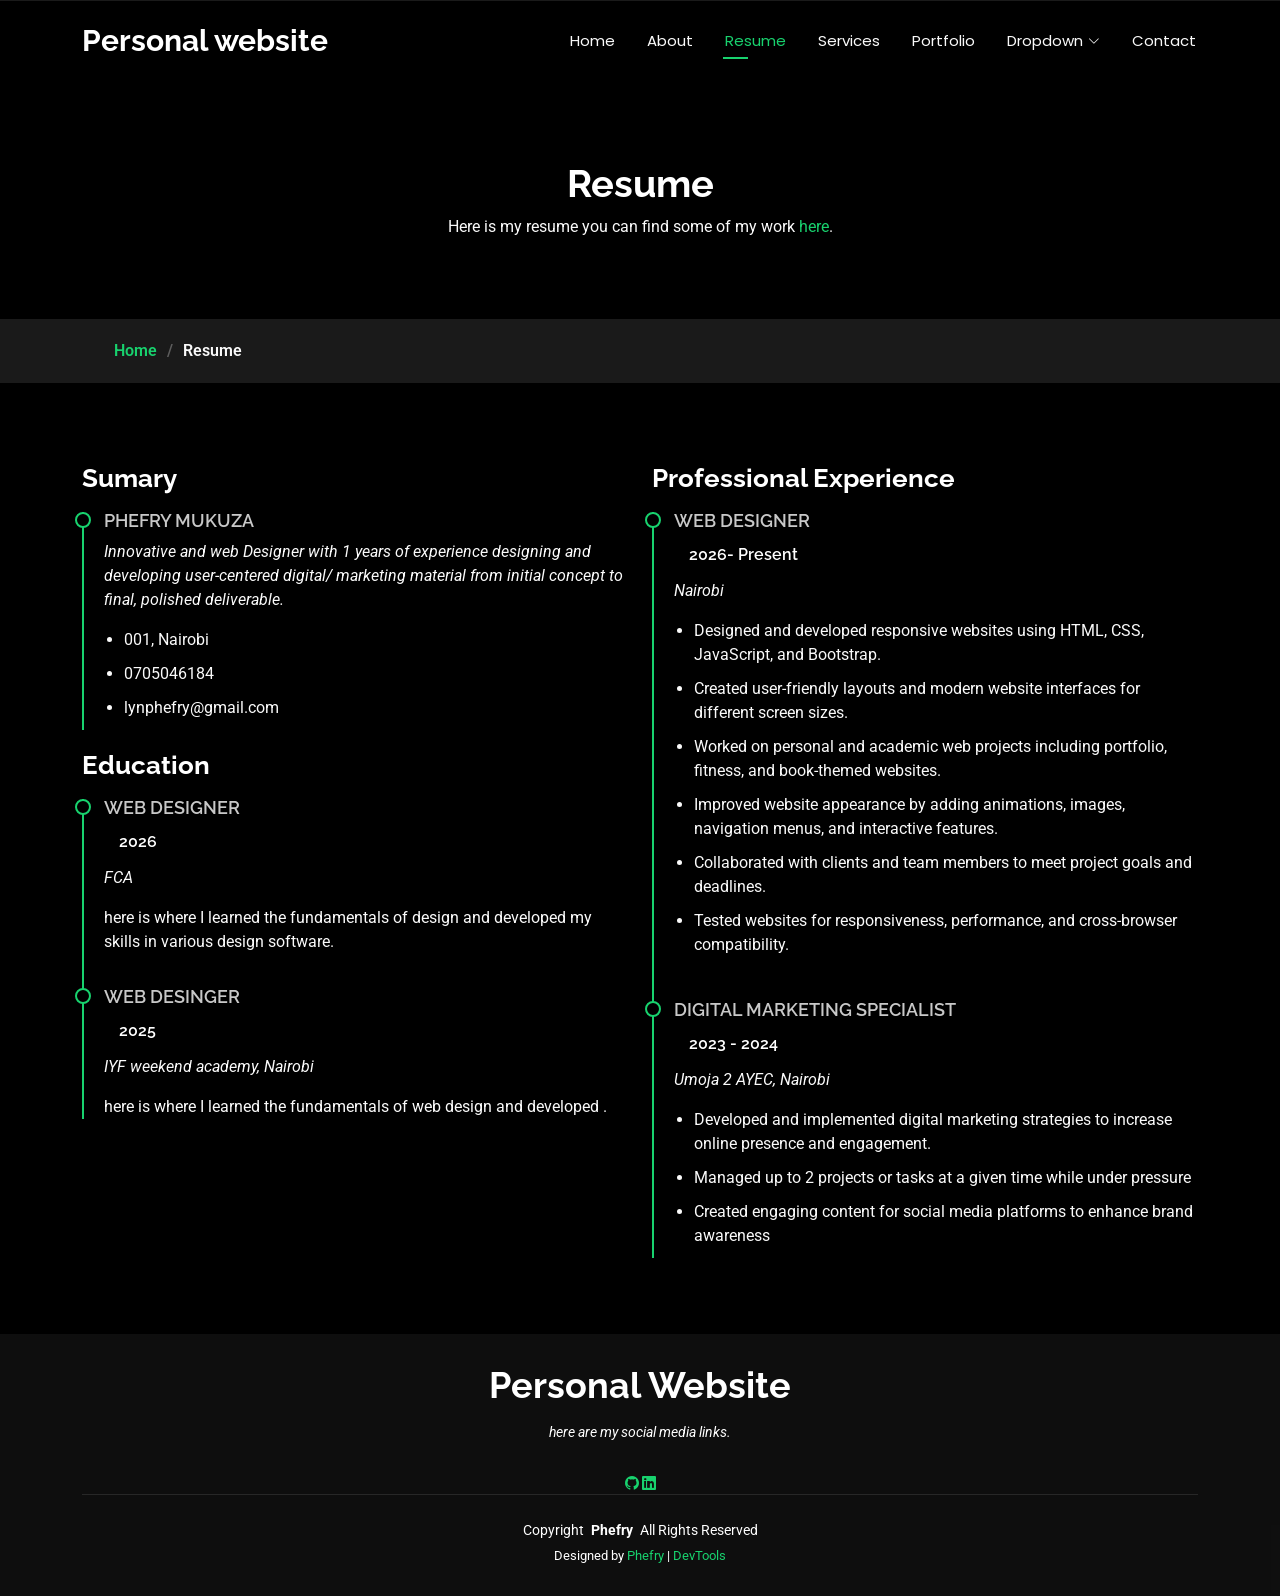
<file: resume.html>
<!DOCTYPE html>
<html lang="en">

<head>
  <meta charset="utf-8">
  <meta content="width=device-width, initial-scale=1.0" name="viewport">
  <title>Resume - Personal website</title>
  <meta name="description" content="">
  <meta name="keywords" content="">

  <!-- Favicons -->
  <link href="assets/img/favicon.png" rel="icon">
  <link href="assets/img/apple-touch-icon.png" rel="apple-touch-icon">

  <!-- Fonts -->
  <link href="https://fonts.googleapis.com" rel="preconnect">
  <link href="https://fonts.gstatic.com" rel="preconnect" crossorigin>
  <link href="https://fonts.googleapis.com/css2?family=Roboto:ital,wght@0,100;0,300;0,400;0,500;0,700;0,900;1,100;1,300;1,400;1,500;1,700;1,900&family=Poppins:ital,wght@0,100;0,200;0,300;0,400;0,500;0,600;0,700;0,800;0,900;1,100;1,200;1,300;1,400;1,500;1,600;1,700;1,800;1,900&family=Raleway:ital,wght@0,100;0,200;0,300;0,400;0,500;0,600;0,700;0,800;0,900;1,100;1,200;1,300;1,400;1,500;1,600;1,700;1,800;1,900&display=swap" rel="stylesheet">

  <!-- Vendor CSS Files -->
  <link href="assets/vendor/bootstrap/css/bootstrap.min.css" rel="stylesheet">
  <link href="assets/vendor/bootstrap-icons/bootstrap-icons.css" rel="stylesheet">
  <link href="assets/vendor/aos/aos.css" rel="stylesheet">
  <link href="assets/vendor/swiper/swiper-bundle.min.css" rel="stylesheet">
  <link href="assets/vendor/glightbox/css/glightbox.min.css" rel="stylesheet">

  <!-- Main CSS File -->
  <link href="assets/css/main.css" rel="stylesheet">

  <!-- =======================================================
  * Template Name: Personal
  * Template URL: https://bootstrapmade.com/personal-free-resume-bootstrap-template/
  * Updated: Mar 05 2025 with Bootstrap v5.3.3
  * Author: BootstrapMade.com
  * License: https://bootstrapmade.com/license/
  ======================================================== -->
</head>

<body class="resume-page">

  <header id="header" class="header d-flex align-items-center fixed-top">
    <div class="container-fluid container-xl position-relative d-flex align-items-center justify-content-between">

      <a href="index.html" class="logo d-flex align-items-center">
        <!-- Uncomment the line below if you also wish to use an image logo -->
        <!-- <img src="assets/img/logo.webp" alt=""> -->
        <h1 class="sitename">Personal website</h1>
      </a>

      <nav id="navmenu" class="navmenu">
        <ul>
          <li><a href="index.html">Home</a></li>
          <li><a href="about.html">About</a></li>
          <li><a href="resume.html" class="active">Resume</a></li>
          <li><a href="services.html">Services</a></li>
          <li><a href="portfolio.html">Portfolio</a></li>
          <li class="dropdown"><a href="#"><span>Dropdown</span> <i class="bi bi-chevron-down toggle-dropdown"></i></a>
            <ul>
              <li><a href="#">Dropdown 1</a></li>
              <li class="dropdown"><a href="#"><span>Deep Dropdown</span> <i class="bi bi-chevron-down toggle-dropdown"></i></a>
                <ul>
                  <li><a href="#">Deep Dropdown 1</a></li>
                  <li><a href="#">Deep Dropdown 2</a></li>
                  <li><a href="#">Deep Dropdown 3</a></li>
                  <li><a href="#">Deep Dropdown 4</a></li>
                  <li><a href="#">Deep Dropdown 5</a></li>
                </ul>
              </li>
              <li><a href="#">Dropdown 2</a></li>
              <li><a href="#">Dropdown 3</a></li>
              <li><a href="#">Dropdown 4</a></li>
            </ul>
          </li>
          <li><a href="contact.html">Contact</a></li>
        </ul>
        <i class="mobile-nav-toggle d-xl-none bi bi-list"></i>
      </nav>

    </div>
  </header>

  <main class="main">

    <!-- Page Title -->
    <div class="page-title" data-aos="fade">
      <div class="heading">
        <div class="container">
          <div class="row d-flex justify-content-center text-center">
            <div class="col-lg-8">
              <h1>Resume</h1>
              <p class="mb-0">Here is my resume you can find some of my work <a href="https://github.com/lynphefry">here</a>.</p>
            </div>
          </div>
        </div>
      </div>
      <nav class="breadcrumbs">
        <div class="container">
          <ol>
            <li><a href="index.html">Home</a></li>
            <li class="current">Resume</li>
          </ol>
        </div>
      </nav>
    </div><!-- End Page Title -->

    <!-- Resume Section -->
    <section id="resume" class="resume section">

      <div class="container">

        <div class="row">

          <div class="col-lg-6" data-aos="fade-up" data-aos-delay="100">
            <h3 class="resume-title">Sumary</h3>

            <div class="resume-item pb-0">
              <h4>Phefry Mukuza</h4>
              <p><em>Innovative and web Designer with 1 years of experience designing and developing user-centered digital/ marketing material from initial concept to final, polished deliverable.</em></p>
              <ul>
                <li>001, Nairobi</li>
                <li>0705046184</li>
                <li>lynphefry@gmail.com</li>
              </ul>
            </div><!-- Edn Resume Item -->

            <h3 class="resume-title">Education</h3>
            <div class="resume-item">
              <h4> web Designer</h4>
              <h5>2026</h5>
              <p><em>FCA</em></p>
              <p>here is where I learned the fundamentals of design and developed my skills in various design software.</p>
            </div><!-- Edn Resume Item -->

            <div class="resume-item">
              <h4>web Desinger</h4>
              <h5>2025</h5>
              <p><em>IYF weekend academy, Nairobi</em></p>
              <p>here is where I learned the fundamentals of web design and developed .</p>
            </div><!-- Edn Resume Item -->

          </div>

          <div class="col-lg-6" data-aos="fade-up" data-aos-delay="200">
            <h3 class="resume-title">Professional Experience</h3>
            <div class="resume-item">
              <h4> web designer</h4>
              <h5>2026- Present</h5>
              <p><em> Nairobi</em></p>
              <ul>
                
  <li>Designed and developed responsive websites using HTML, CSS, JavaScript, and Bootstrap.</li>

  <li>Created user-friendly layouts and modern website interfaces for different screen sizes.</li>

  <li>Worked on personal and academic web projects including portfolio, fitness, and book-themed websites.</li>

  <li>Improved website appearance by adding animations, images, navigation menus, and interactive features.</li>

  <li>Collaborated with clients and team members to meet project goals and deadlines.</li>

  <li>Tested websites for responsiveness, performance, and cross-browser compatibility.</li>
                
              </ul>
            </div><!-- Edn Resume Item -->

            <div class="resume-item">
              <h4>digital marketing specialist</h4>
              <h5>2023 - 2024</h5>
              <p><em>Umoja 2 AYEC, Nairobi</em></p>
              <ul>
                <li>Developed and implemented digital marketing strategies to increase online presence and engagement.</li>
                <li>Managed up to 2 projects or tasks at a given time while under pressure</li>
                <li>Created engaging content for social media platforms to enhance brand awareness</li>
                
              </ul>
            </div><!-- Edn Resume Item -->

          </div>

        </div>

      </div>

    </section><!-- /Resume Section -->

  </main>

  <footer id="footer" class="footer dark-background">
    <div class="container">
      <h3 class="sitename">Personal Website</h3>
      <p>here are my social media links.</p>
      
        <a href="https://github.com/lynphefry" title="GitHub Profile"><i class="bi bi-github"></i></a>
        <a href="" title="LinkedIn Profile"><i class="bi bi-linkedin"></i></a>
      </div>
      <div class="container">
        <div class="copyright">
          <span>Copyright</span> <strong class="px-1 sitename">Phefry</strong> <span>All Rights Reserved</span>
        </div>
        <div class="credits">
          <!-- All the links in the footer should remain intact. -->
          <!-- You can delete the links only if you've purchased the pro version. -->
          <!-- Licensing information: https://bootstrapmade.com/license/ -->
          <!-- Purchase the pro version with working PHP/AJAX contact form: [buy-url] -->
          Designed by <a href="https://phefry.com/">Phefry</a> | <a href="https://phefry.com/tools/">DevTools</a>
        </div>
      </div>
    </div>
  </footer>

  <!-- Scroll Top -->
  <a href="#" id="scroll-top" class="scroll-top d-flex align-items-center justify-content-center" title="Scroll to top"><i class="bi bi-arrow-up-short"></i></a>

  <!-- Preloader -->
  <div id="preloader"></div>

  <!-- Vendor JS Files -->
  <script src="assets/vendor/bootstrap/js/bootstrap.bundle.min.js"></script>
  <script src="assets/vendor/php-email-form/validate.js"></script>
  <script src="assets/vendor/aos/aos.js"></script>
  <script src="assets/vendor/typed.js/typed.umd.js"></script>
  <script src="assets/vendor/purecounter/purecounter_vanilla.js"></script>
  <script src="assets/vendor/waypoints/noframework.waypoints.js"></script>
  <script src="assets/vendor/swiper/swiper-bundle.min.js"></script>
  <script src="assets/vendor/glightbox/js/glightbox.min.js"></script>
  <script src="assets/vendor/imagesloaded/imagesloaded.pkgd.min.js"></script>
  <script src="assets/vendor/isotope-layout/isotope.pkgd.min.js"></script>

  <!-- Main JS File -->
  <script src="assets/js/main.js"></script>

</body>

</html>
</file>
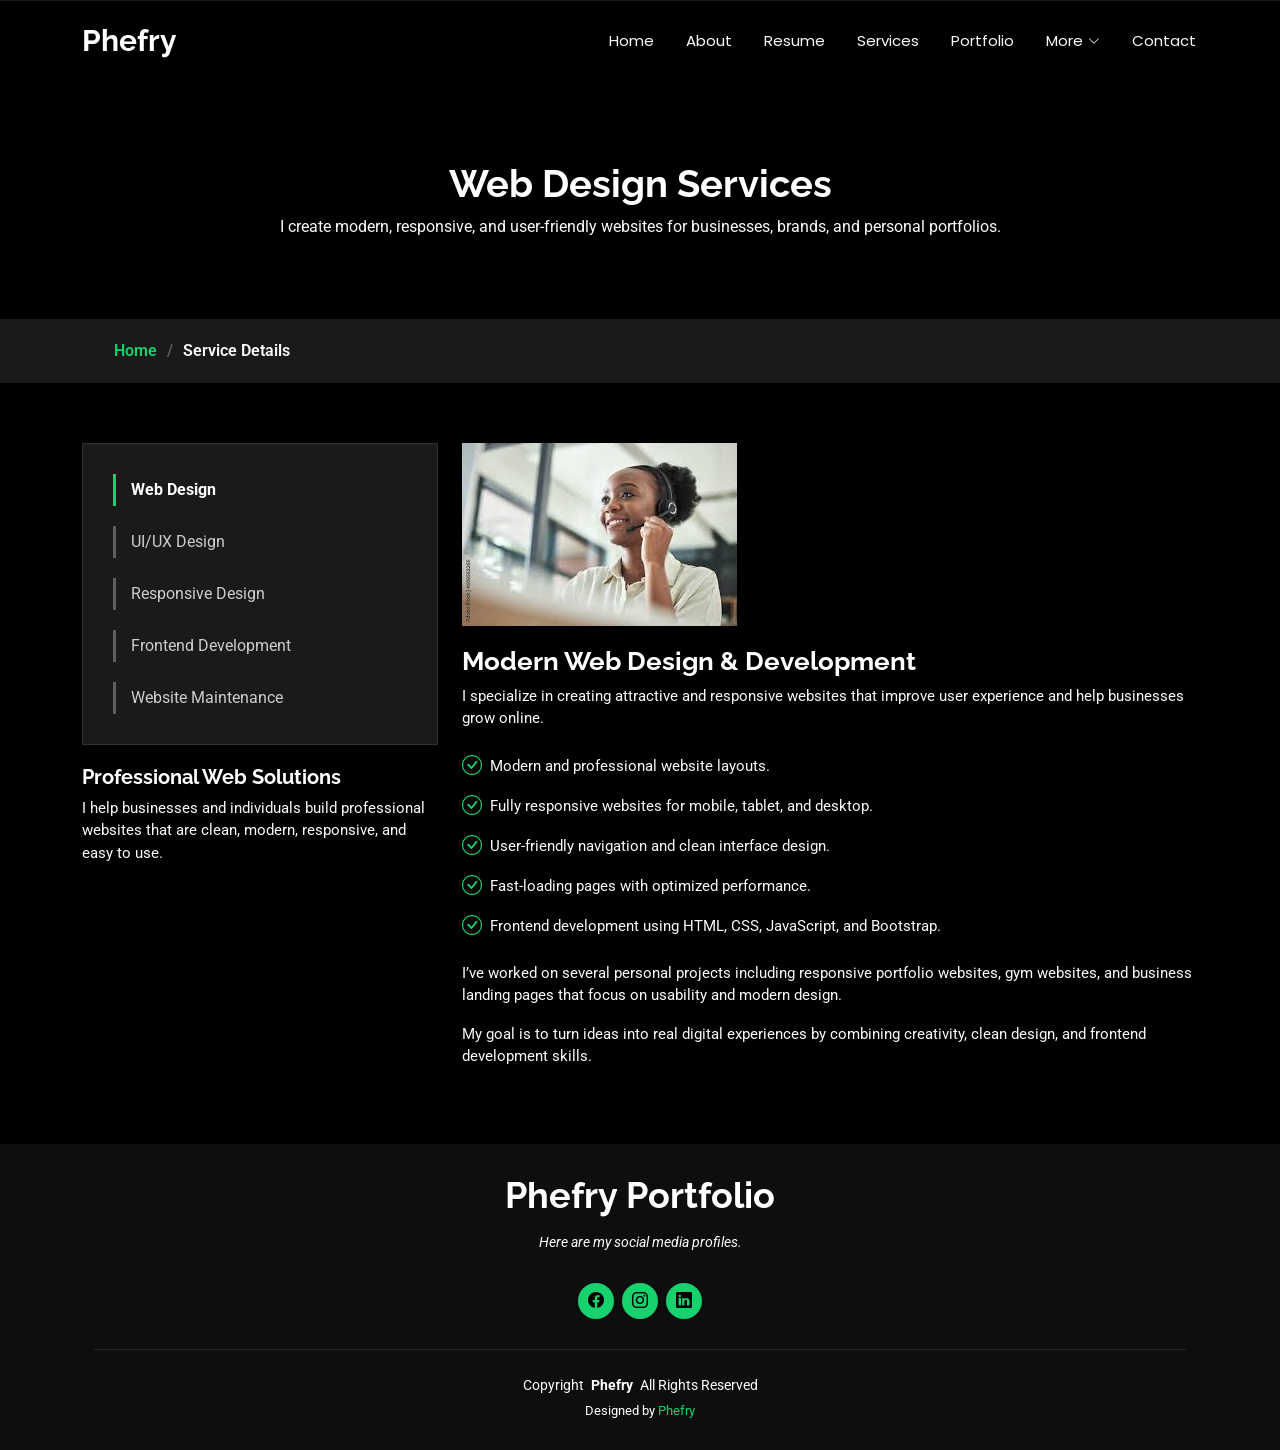
<file: service-details.html>
<!DOCTYPE html>
<html lang="en">

<head>
  <meta charset="utf-8">
  <meta content="width=device-width, initial-scale=1.0" name="viewport">
  <title>Service Details - Personal website</title>
  <meta name="description" content="">
  <meta name="keywords" content="">

  <!-- Favicons -->
  <link href="assets/img/favicon.png" rel="icon">
  <link href="assets/img/apple-touch-icon.png" rel="apple-touch-icon">

  <!-- Fonts -->
  <link href="https://fonts.googleapis.com" rel="preconnect">
  <link href="https://fonts.gstatic.com" rel="preconnect" crossorigin>
  <link href="https://fonts.googleapis.com/css2?family=Roboto:ital,wght@0,100;0,300;0,400;0,500;0,700;0,900;1,100;1,300;1,400;1,500;1,700;1,900&family=Poppins:ital,wght@0,100;0,200;0,300;0,400;0,500;0,600;0,700;0,800;0,900;1,100;1,200;1,300;1,400;1,500;1,600;1,700;1,800;1,900&family=Raleway:ital,wght@0,100;0,200;0,300;0,400;0,500;0,600;0,700;0,800;0,900;1,100;1,200;1,300;1,400;1,500;1,600;1,700;1,800;1,900&display=swap" rel="stylesheet">

  <!-- Vendor CSS Files -->
  <link href="assets/vendor/bootstrap/css/bootstrap.min.css" rel="stylesheet">
  <link href="assets/vendor/bootstrap-icons/bootstrap-icons.css" rel="stylesheet">
  <link href="assets/vendor/aos/aos.css" rel="stylesheet">
  <link href="assets/vendor/swiper/swiper-bundle.min.css" rel="stylesheet">
  <link href="assets/vendor/glightbox/css/glightbox.min.css" rel="stylesheet">

  <!-- Main CSS File -->
  <link href="assets/css/main.css" rel="stylesheet">

</head>

<body class="service-details-page">

  <header id="header" class="header d-flex align-items-center fixed-top">
    <div class="container-fluid container-xl position-relative d-flex align-items-center justify-content-between">

      <a href="index.html" class="logo d-flex align-items-center">
        <h1 class="sitename">Phefry</h1>
      </a>

      <nav id="navmenu" class="navmenu">
        <ul>
          <li><a href="index.html">Home</a></li>
          <li><a href="about.html">About</a></li>
          <li><a href="resume.html">Resume</a></li>
          <li><a href="services.html">Services</a></li>
          <li><a href="portfolio.html">Portfolio</a></li>

          <li class="dropdown">
            <a href="#"><span>More</span> <i class="bi bi-chevron-down toggle-dropdown"></i></a>

            <ul>
              <li><a href="#">Projects</a></li>

              <li class="dropdown">
                <a href="#"><span>Skills</span> <i class="bi bi-chevron-down toggle-dropdown"></i></a>

                <ul>
                  <li><a href="#">HTML</a></li>
                  <li><a href="#">CSS</a></li>
                  <li><a href="#">JavaScript</a></li>
                  <li><a href="#">Bootstrap</a></li>
                  <li><a href="#">Responsive Design</a></li>
                </ul>
              </li>

              <li><a href="#">Experience</a></li>
              <li><a href="#">Testimonials</a></li>
              <li><a href="#">FAQ</a></li>
            </ul>
          </li>

          <li><a href="contact.html">Contact</a></li>
        </ul>

        <i class="mobile-nav-toggle d-xl-none bi bi-list"></i>
      </nav>

    </div>
  </header>

  <main class="main">

    <!-- Page Title -->
    <div class="page-title" data-aos="fade">

      <div class="heading">
        <div class="container">

          <div class="row d-flex justify-content-center text-center">
            <div class="col-lg-8">

              <h1>Web Design Services</h1>

              <p class="mb-0">
                I create modern, responsive, and user-friendly websites for businesses,
                brands, and personal portfolios.
              </p>

            </div>
          </div>

        </div>
      </div>

      <nav class="breadcrumbs">
        <div class="container">
          <ol>
            <li><a href="index.html">Home</a></li>
            <li class="current">Service Details</li>
          </ol>
        </div>
      </nav>

    </div>
    <!-- End Page Title -->

    <!-- Service Details Section -->
    <section id="service-details" class="service-details section">

      <div class="container">

        <div class="row gy-4">

          <!-- Left Side -->
          <div class="col-lg-4" data-aos="fade-up" data-aos-delay="100">

            <div class="services-list">
              <a href="#" class="active">Web Design</a>
              <a href="#">UI/UX Design</a>
              <a href="#">Responsive Design</a>
              <a href="#">Frontend Development</a>
              <a href="#">Website Maintenance</a>
            </div>

            <h4>Professional Web Solutions</h4>

            <p>
              I help businesses and individuals build professional websites that are clean,
              modern, responsive, and easy to use.
            </p>

          </div>

          <!-- Right Side -->
          <div class="col-lg-8" data-aos="fade-up" data-aos-delay="200">

            <img src="assets/img/ceo.jpg" alt="" class="img-fluid services-img">

            <h3>Modern Web Design & Development</h3>

            <p>
              I specialize in creating attractive and responsive websites that improve
              user experience and help businesses grow online.
            </p>

            <ul>

              <li>
                <i class="bi bi-check-circle"></i>
                <span>Modern and professional website layouts.</span>
              </li>

              <li>
                <i class="bi bi-check-circle"></i>
                <span>Fully responsive websites for mobile, tablet, and desktop.</span>
              </li>

              <li>
                <i class="bi bi-check-circle"></i>
                <span>User-friendly navigation and clean interface design.</span>
              </li>

              <li>
                <i class="bi bi-check-circle"></i>
                <span>Fast-loading pages with optimized performance.</span>
              </li>

              <li>
                <i class="bi bi-check-circle"></i>
                <span>Frontend development using HTML, CSS, JavaScript, and Bootstrap.</span>
              </li>

            </ul>

            <p>
              I’ve worked on several personal projects including responsive portfolio websites,
              gym websites, and business landing pages that focus on usability and modern design.
            </p>

            <p>
              My goal is to turn ideas into real digital experiences by combining creativity,
              clean design, and frontend development skills.
            </p>

          </div>

        </div>

      </div>

    </section>
    <!-- /Service Details Section -->

  </main>

  <!-- Footer -->
  <footer id="footer" class="footer dark-background">

    <div class="container">

      <h3 class="sitename">Phefry Portfolio</h3>

      <p>Here are my social media profiles.</p>

      <div class="social-links d-flex justify-content-center">
        <a href=""><i class="bi bi-facebook"></i></a>
        <a href="" title="Instagram"><i class="bi bi-instagram"></i></a>
        <a href=""><i class="bi bi-linkedin"></i></a>
      </div>

      <div class="container">

        <div class="copyright">
          <span>Copyright</span>
          <strong class="px-1 sitename">Phefry</strong>
          <span>All Rights Reserved</span>
        </div>

        <div class="credits">
          Designed by <a href="#">Phefry</a>
        </div>

      </div>

    </div>

  </footer>

  <!-- Scroll Top -->
  <a href="#" id="scroll-top" class="scroll-top d-flex align-items-center justify-content-center">
    <i class="bi bi-arrow-up-short"></i>
  </a>

  <!-- Preloader -->
  <div id="preloader"></div>

  <!-- Vendor JS Files -->
  <script src="assets/vendor/bootstrap/js/bootstrap.bundle.min.js"></script>
  <script src="assets/vendor/php-email-form/validate.js"></script>
  <script src="assets/vendor/aos/aos.js"></script>
  <script src="assets/vendor/typed.js/typed.umd.js"></script>
  <script src="assets/vendor/purecounter/purecounter_vanilla.js"></script>
  <script src="assets/vendor/waypoints/noframework.waypoints.js"></script>
  <script src="assets/vendor/swiper/swiper-bundle.min.js"></script>
  <script src="assets/vendor/glightbox/js/glightbox.min.js"></script>
  <script src="assets/vendor/imagesloaded/imagesloaded.pkgd.min.js"></script>
  <script src="assets/vendor/isotope-layout/isotope.pkgd.min.js"></script>

  <!-- Main JS File -->
  <script src="assets/js/main.js"></script>

</body>

</html>
</file>
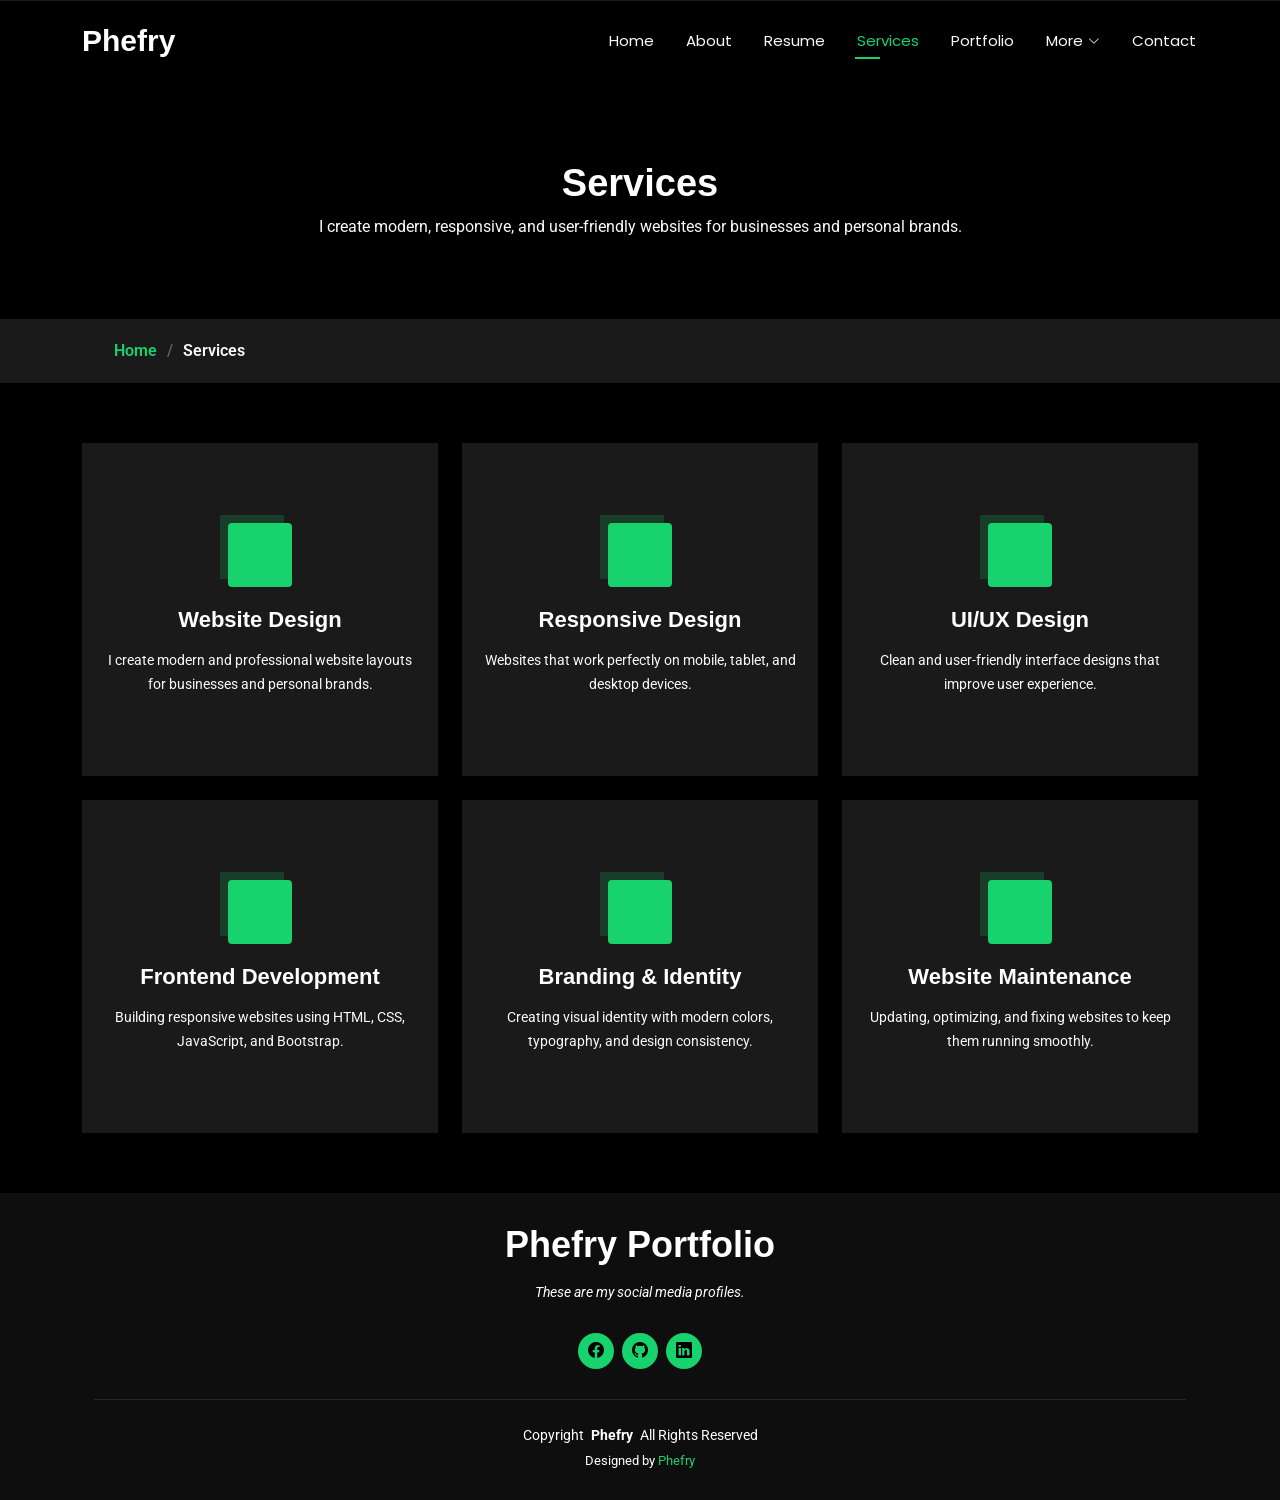
<file: services.html>
<!DOCTYPE html>
<html lang="en">

<head>
  <meta charset="utf-8">
  <meta content="width=device-width, initial-scale=1.0" name="viewport">
  <title>Services - Personal Bootstrap Template</title>
  <meta name="description" content="">
  <meta name="keywords" content="">

  <!-- Favicons -->
  <link href="assets/img/favicon.png" rel="icon">
  <link href="assets/img/apple-touch-icon.png" rel="apple-touch-icon">

  <!-- Fonts -->
  <link href="https://fonts.googleapis.com" rel="preconnect">
  <link href="https://fonts.gstatic.com" rel="preconnect" crossorigin>
  <link href="https://fonts.googleapis.com/css2?family=Roboto:ital,wght@0,100;0,300;0,400;0,500;0,700;0,900;1,100;1,300;1,400;1,500;1,700;1,900&family=Poppins:ital,wght@0,100;0,200;0,300;0,400;0,500;0,600;0,700;0,800;0,900;1,100;1,200;1,300;1,400;1,500;1,600;1,700;1,800;1,900&display=swap" rel="stylesheet">

  <!-- Vendor CSS Files -->
  <link href="assets/vendor/bootstrap/css/bootstrap.min.css" rel="stylesheet">
  <link href="assets/vendor/bootstrap-icons/bootstrap-icons.css" rel="stylesheet">
  <link href="assets/vendor/aos/aos.css" rel="stylesheet">
  <link href="assets/vendor/swiper/swiper-bundle.min.css" rel="stylesheet">
  <link href="assets/vendor/glightbox/css/glightbox.min.css" rel="stylesheet">

  <!-- Main CSS File -->
  <link href="assets/css/main.css" rel="stylesheet">

</head>

<body class="services-page">

  <header id="header" class="header d-flex align-items-center fixed-top">
    <div class="container-fluid container-xl position-relative d-flex align-items-center justify-content-between">

      <a href="index.html" class="logo d-flex align-items-center">
        <h1 class="sitename">Phefry</h1>
      </a>

      <nav id="navmenu" class="navmenu">
        <ul>
          <li><a href="index.html">Home</a></li>
          <li><a href="about.html">About</a></li>
          <li><a href="resume.html">Resume</a></li>
          <li><a href="services.html" class="active">Services</a></li>
          <li><a href="portfolio.html">Portfolio</a></li>

          <li class="dropdown">
            <a href="#"><span>More</span> <i class="bi bi-chevron-down toggle-dropdown"></i></a>

            <ul>
              <li><a href="#">Projects</a></li>

              <li class="dropdown">
                <a href="#"><span>Skills</span> <i class="bi bi-chevron-down toggle-dropdown"></i></a>

                <ul>
                  <li><a href="#">HTML</a></li>
                  <li><a href="#">CSS</a></li>
                  <li><a href="#">JavaScript</a></li>
                  <li><a href="#">Bootstrap</a></li>
                  <li><a href="#">Responsive Design</a></li>
                </ul>
              </li>

              <li><a href="#">Experience</a></li>
              <li><a href="#">Testimonials</a></li>
              <li><a href="#">FAQ</a></li>
            </ul>
          </li>

          <li><a href="contact.html">Contact</a></li>
        </ul>

        <i class="mobile-nav-toggle d-xl-none bi bi-list"></i>
      </nav>

    </div>
  </header>

  <main class="main">

    <!-- Page Title -->
    <div class="page-title" data-aos="fade">

      <div class="heading">
        <div class="container">

          <div class="row d-flex justify-content-center text-center">
            <div class="col-lg-8">

              <h1>Services</h1>

              <p class="mb-0">
                I create modern, responsive, and user-friendly websites for businesses and personal brands.
              </p>

            </div>
          </div>

        </div>
      </div>

      <nav class="breadcrumbs">
        <div class="container">
          <ol>
            <li><a href="index.html">Home</a></li>
            <li class="current">Services</li>
          </ol>
        </div>
      </nav>

    </div>
    <!-- End Page Title -->

    <!-- Services Section -->
    <section id="services" class="services section">

      <div class="container">

        <div class="row gy-4">

          <!-- Service 1 -->
          <div class="col-lg-4 col-md-6" data-aos="fade-up" data-aos-delay="100">
            <div class="service-item position-relative">

              <div class="icon">
                <i class="bi bi-laptop"></i>
              </div>

              <a href="service-details.html" class="stretched-link">
                <h3>Website Design</h3>
              </a>

              <p>
                I create modern and professional website layouts for businesses and personal brands.
              </p>

            </div>
          </div>
          <!-- End Service Item -->

          <!-- Service 2 -->
          <div class="col-lg-4 col-md-6" data-aos="fade-up" data-aos-delay="200">
            <div class="service-item position-relative">

              <div class="icon">
                <i class="bi bi-phone"></i>
              </div>

              <a href="service-details.html" class="stretched-link">
                <h3>Responsive Design</h3>
              </a>

              <p>
                Websites that work perfectly on mobile, tablet, and desktop devices.
              </p>

            </div>
          </div>
          <!-- End Service Item -->

          <!-- Service 3 -->
          <div class="col-lg-4 col-md-6" data-aos="fade-up" data-aos-delay="300">
            <div class="service-item position-relative">

              <div class="icon">
                <i class="bi bi-brush"></i>
              </div>

              <a href="service-details.html" class="stretched-link">
                <h3>UI/UX Design</h3>
              </a>

              <p>
                Clean and user-friendly interface designs that improve user experience.
              </p>

            </div>
          </div>
          <!-- End Service Item -->

          <!-- Service 4 -->
          <div class="col-lg-4 col-md-6" data-aos="fade-up" data-aos-delay="400">
            <div class="service-item position-relative">

              <div class="icon">
                <i class="bi bi-code-slash"></i>
              </div>

              <a href="service-details.html" class="stretched-link">
                <h3>Frontend Development</h3>
              </a>

              <p>
                Building responsive websites using HTML, CSS, JavaScript, and Bootstrap.
              </p>

            </div>
          </div>
          <!-- End Service Item -->

          <!-- Service 5 -->
          <div class="col-lg-4 col-md-6" data-aos="fade-up" data-aos-delay="500">
            <div class="service-item position-relative">

              <div class="icon">
                <i class="bi bi-palette"></i>
              </div>

              <a href="service-details.html" class="stretched-link">
                <h3>Branding & Identity</h3>
              </a>

              <p>
                Creating visual identity with modern colors, typography, and design consistency.
              </p>

            </div>
          </div>
          <!-- End Service Item -->

          <!-- Service 6 -->
          <div class="col-lg-4 col-md-6" data-aos="fade-up" data-aos-delay="600">
            <div class="service-item position-relative">

              <div class="icon">
                <i class="bi bi-tools"></i>
              </div>

              <a href="service-details.html" class="stretched-link">
                <h3>Website Maintenance</h3>
              </a>

              <p>
                Updating, optimizing, and fixing websites to keep them running smoothly.
              </p>

            </div>
          </div>
          <!-- End Service Item -->

        </div>

      </div>

    </section>
    <!-- /Services Section -->

  </main>

  <footer id="footer" class="footer dark-background">

    <div class="container">

      <h3 class="sitename">Phefry Portfolio</h3>

      <p>These are my social media profiles.</p>

      <div class="social-links d-flex justify-content-center">
        <a href="https://facebook.com"><i class="bi bi-facebook"></i></a>
        <a href="https://github.com"><i class="bi bi-github"></i></a>
        <a href="https://linkedin.com"><i class="bi bi-linkedin"></i></a>
      </div>

      <div class="container">

        <div class="copyright">
          <span>Copyright</span>
          <strong class="px-1 sitename">Phefry</strong>
          <span>All Rights Reserved</span>
        </div>

        <div class="credits">
          Designed by <a href="#">Phefry</a>
        </div>

      </div>

    </div>

  </footer>

  <!-- Scroll Top -->
  <a href="#" id="scroll-top" class="scroll-top d-flex align-items-center justify-content-center">
    <i class="bi bi-arrow-up-short"></i>
  </a>

  <!-- Preloader -->
  <div id="preloader"></div>

  <!-- Vendor JS Files -->
  <script src="assets/vendor/bootstrap/js/bootstrap.bundle.min.js"></script>
  <script src="assets/vendor/php-email-form/validate.js"></script>
  <script src="assets/vendor/aos/aos.js"></script>
  <script src="assets/vendor/typed.js/typed.umd.js"></script>
  <script src="assets/vendor/purecounter/purecounter_vanilla.js"></script>
  <script src="assets/vendor/waypoints/noframework.waypoints.js"></script>
  <script src="assets/vendor/swiper/swiper-bundle.min.js"></script>
  <script src="assets/vendor/glightbox/js/glightbox.min.js"></script>
  <script src="assets/vendor/imagesloaded/imagesloaded.pkgd.min.js"></script>
  <script src="assets/vendor/isotope-layout/isotope.pkgd.min.js"></script>

  <!-- Main JS File -->
  <script src="assets/js/main.js"></script>

</body>

</html>
</file>
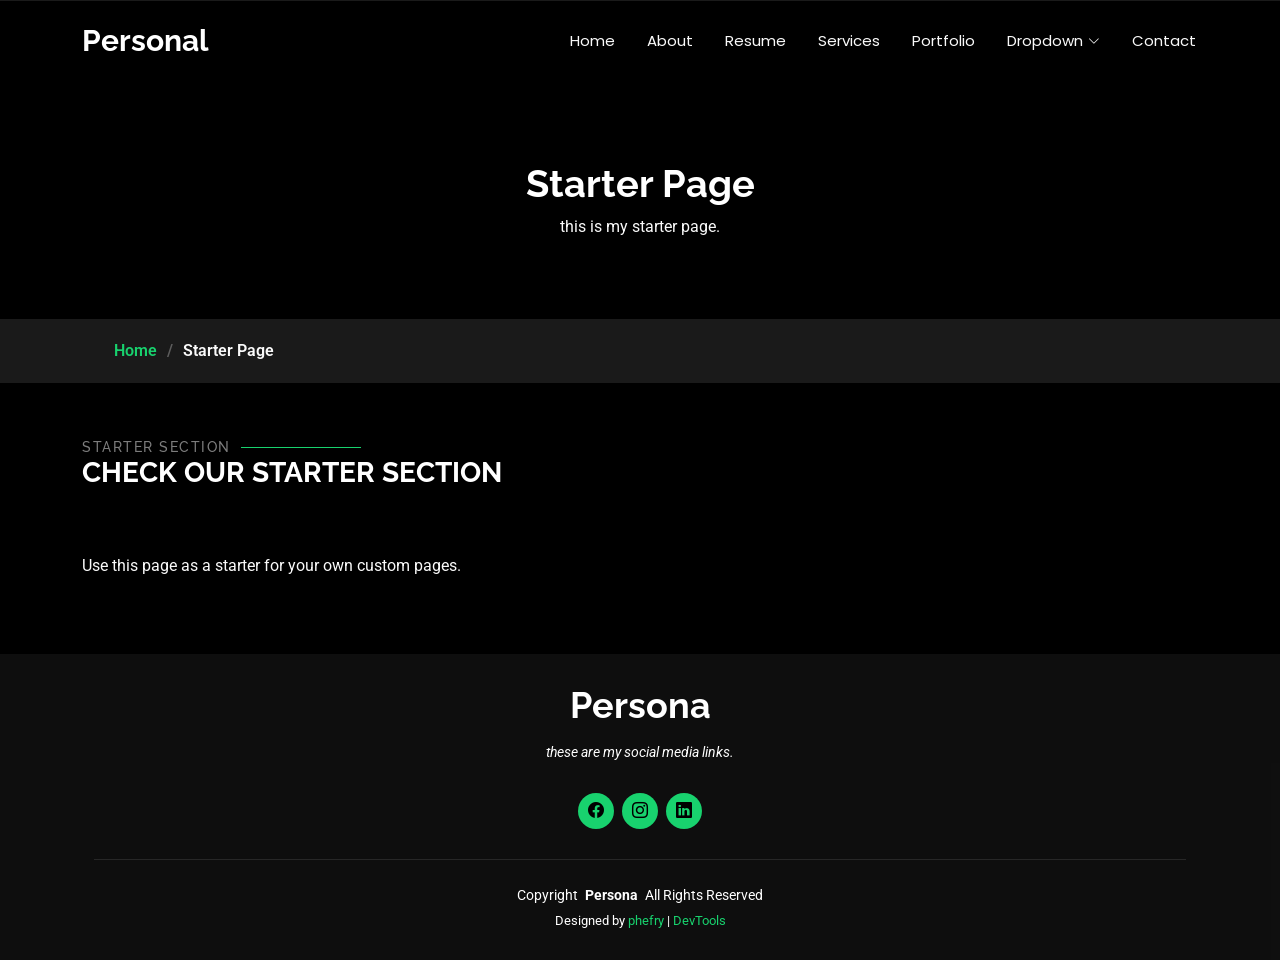
<file: starter-page.html>
<!DOCTYPE html>
<html lang="en">

<head>
  <meta charset="utf-8">
  <meta content="width=device-width, initial-scale=1.0" name="viewport">
  <title>Starter Page - Personal website</title>
  <meta name="description" content="">
  <meta name="keywords" content="">

  <!-- Favicons -->
  <link href="assets/img/favicon.png" rel="icon">
  <link href="assets/img/apple-touch-icon.png" rel="apple-touch-icon">

  <!-- Fonts -->
  <link href="https://fonts.googleapis.com" rel="preconnect">
  <link href="https://fonts.gstatic.com" rel="preconnect" crossorigin>
  <link href="https://fonts.googleapis.com/css2?family=Roboto:ital,wght@0,100;0,300;0,400;0,500;0,700;0,900;1,100;1,300;1,400;1,500;1,700;1,900&family=Poppins:ital,wght@0,100;0,200;0,300;0,400;0,500;0,600;0,700;0,800;0,900;1,100;1,200;1,300;1,400;1,500;1,600;1,700;1,800;1,900&family=Raleway:ital,wght@0,100;0,200;0,300;0,400;0,500;0,600;0,700;0,800;0,900;1,100;1,200;1,300;1,400;1,500;1,600;1,700;1,800;1,900&display=swap" rel="stylesheet">

  <!-- Vendor CSS Files -->
  <link href="assets/vendor/bootstrap/css/bootstrap.min.css" rel="stylesheet">
  <link href="assets/vendor/bootstrap-icons/bootstrap-icons.css" rel="stylesheet">
  <link href="assets/vendor/aos/aos.css" rel="stylesheet">
  <link href="assets/vendor/swiper/swiper-bundle.min.css" rel="stylesheet">
  <link href="assets/vendor/glightbox/css/glightbox.min.css" rel="stylesheet">

  <!-- Main CSS File -->
  <link href="assets/css/main.css" rel="stylesheet">

  <!-- =======================================================
  * Template Name: Personal
  * Template URL: https://bootstrapmade.com/personal-free-resume-bootstrap-template/
  * Updated: Mar 05 2025 with Bootstrap v5.3.3
  * Author: BootstrapMade.com
  * License: https://bootstrapmade.com/license/
  ======================================================== -->
</head>

<body class="starter-page-page">

  <header id="header" class="header d-flex align-items-center fixed-top">
    <div class="container-fluid container-xl position-relative d-flex align-items-center justify-content-between">

      <a href="index.html" class="logo d-flex align-items-center">
        <!-- Uncomment the line below if you also wish to use an image logo -->
        <!-- <img src="assets/img/logo.webp" alt=""> -->
        <h1 class="sitename">Personal</h1>
      </a>

      <nav id="navmenu" class="navmenu">
        <ul>
          <li><a href="index.html">Home</a></li>
          <li><a href="about.html">About</a></li>
          <li><a href="resume.html">Resume</a></li>
          <li><a href="services.html">Services</a></li>
          <li><a href="portfolio.html">Portfolio</a></li>
          <li class="dropdown"><a href="#"><span>Dropdown</span> <i class="bi bi-chevron-down toggle-dropdown"></i></a>
            <ul>
              <li><a href="#">Dropdown 1</a></li>
              <li class="dropdown"><a href="#"><span>Deep Dropdown</span> <i class="bi bi-chevron-down toggle-dropdown"></i></a>
                <ul>
                  <li><a href="#">Deep Dropdown 1</a></li>
                  <li><a href="#">Deep Dropdown 2</a></li>
                  <li><a href="#">Deep Dropdown 3</a></li>
                  <li><a href="#">Deep Dropdown 4</a></li>
                  <li><a href="#">Deep Dropdown 5</a></li>
                </ul>
              </li>
              <li><a href="#">Dropdown 2</a></li>
              <li><a href="#">Dropdown 3</a></li>
              <li><a href="#">Dropdown 4</a></li>
            </ul>
          </li>
          <li><a href="contact.html">Contact</a></li>
        </ul>
        <i class="mobile-nav-toggle d-xl-none bi bi-list"></i>
      </nav>

    </div>
  </header>

  <main class="main">

    <!-- Page Title -->
    <div class="page-title" data-aos="fade">
      <div class="heading">
        <div class="container">
          <div class="row d-flex justify-content-center text-center">
            <div class="col-lg-8">
              <h1>Starter Page</h1>
              <p class="mb-0">this is my starter page.</p>
            </div>
          </div>
        </div>
      </div>
      <nav class="breadcrumbs">
        <div class="container">
          <ol>
            <li><a href="index.html">Home</a></li>
            <li class="current">Starter Page</li>
          </ol>
        </div>
      </nav>
    </div><!-- End Page Title -->

    <!-- Starter Section Section -->
    <section id="starter-section" class="starter-section section">

      <!-- Section Title -->
      <div class="container section-title" data-aos="fade-up">
        <h2>Starter Section</h2>
        <div><span>Check Our</span> <span class="description-title">Starter Section</span></div>
      </div><!-- End Section Title -->

      <div class="container" data-aos="fade-up">
        <p>Use this page as a starter for your own custom pages.</p>
      </div>

    </section><!-- /Starter Section Section -->

  </main>

  <footer id="footer" class="footer dark-background">
    <div class="container">
      <h3 class="sitename">Persona</h3>
      <p>these are my social media links.</p>
      <div class="social-links d-flex justify-content-center">
        
        <a href=""><i class="bi bi-facebook"></i></a>
        <a href=""><i class="bi bi-instagram"></i></a>
        
        <a href=""><i class="bi bi-linkedin"></i></a>
      </div>
      <div class="container">
        <div class="copyright">
          <span>Copyright</span> <strong class="px-1 sitename">Persona</strong> <span>All Rights Reserved</span>
        </div>
        <div class="credits">
          <!-- All the links in the footer should remain intact. -->
          <!-- You can delete the links only if you've purchased the pro version. -->
          <!-- Licensing information: https://bootstrapmade.com/license/ -->
          <!-- Purchase the pro version with working PHP/AJAX contact form: [buy-url] -->
          Designed by <a href="https://phefry.com/">phefry</a> | <a href="https://phefry.com">DevTools</a>
        </div>
      </div>
    </div>
  </footer>

  <!-- Scroll Top -->
  <a href="#" id="scroll-top" class="scroll-top d-flex align-items-center justify-content-center"><i class="bi bi-arrow-up-short"></i></a>

  <!-- Preloader -->
  <div id="preloader"></div>

  <!-- Vendor JS Files -->
  <script src="assets/vendor/bootstrap/js/bootstrap.bundle.min.js"></script>
  <script src="assets/vendor/php-email-form/validate.js"></script>
  <script src="assets/vendor/aos/aos.js"></script>
  <script src="assets/vendor/typed.js/typed.umd.js"></script>
  <script src="assets/vendor/purecounter/purecounter_vanilla.js"></script>
  <script src="assets/vendor/waypoints/noframework.waypoints.js"></script>
  <script src="assets/vendor/swiper/swiper-bundle.min.js"></script>
  <script src="assets/vendor/glightbox/js/glightbox.min.js"></script>
  <script src="assets/vendor/imagesloaded/imagesloaded.pkgd.min.js"></script>
  <script src="assets/vendor/isotope-layout/isotope.pkgd.min.js"></script>

  <!-- Main JS File -->
  <script src="assets/js/main.js"></script>

</body>

</html>
</file>
<file: assets/css/main.css>
/**
* Template Name: Personal
* Template URL: https://bootstrapmade.com/personal-free-resume-bootstrap-template/
* Updated: Mar 05 2025 with Bootstrap v5.3.3
* Author: BootstrapMade.com
* License: https://bootstrapmade.com/license/
*/

/*--------------------------------------------------------------
# Font & Color Variables
# Help: https://bootstrapmade.com/color-system/
--------------------------------------------------------------*/
/* Fonts */
:root {
  --default-font: "Roboto",  system-ui, -apple-system, "Segoe UI", Roboto, "Helvetica Neue", Arial, "Noto Sans", "Liberation Sans", sans-serif, "Apple Color Emoji", "Segoe UI Emoji", "Segoe UI Symbol", "Noto Color Emoji";
  --heading-font: "Raleway",  sans-serif;
  --nav-font: "Poppins",  sans-serif;
}

/* Global Colors - The following color variables are used throughout the website. Updating them here will change the color scheme of the entire website */
:root { 
  --background-color: #000000; /* Background color for the entire website, including individual sections */
  --default-color: #fafafa; /* Default color used for the majority of the text content across the entire website */
  --heading-color: #ffffff; /* Color for headings, subheadings and title throughout the website */
  --accent-color: #18d26e; /* Accent color that represents your brand on the website. It's used for buttons, links, and other elements that need to stand out */
  --surface-color: #1a1a1a; /* The surface color is used as a background of boxed elements within sections, such as cards, icon boxes, or other elements that require a visual separation from the global background. */
  --contrast-color: #000000; /* Contrast color for text, ensuring readability against backgrounds of accent, heading, or default colors. */
}

/* Nav Menu Colors - The following color variables are used specifically for the navigation menu. They are separate from the global colors to allow for more customization options */
:root {
  --nav-color: #fafafa;  /* The default color of the main navmenu links */
  --nav-hover-color: #18d26e; /* Applied to main navmenu links when they are hovered over or active */
  --nav-mobile-background-color: #1a1a1a; /* Used as the background color for mobile navigation menu */
  --nav-dropdown-background-color: #1a1a1a; /* Used as the background color for dropdown items that appear when hovering over primary navigation items */
  --nav-dropdown-color: #fafafa; /* Used for navigation links of the dropdown items in the navigation menu. */
  --nav-dropdown-hover-color: #18d26e; /* Similar to --nav-hover-color, this color is applied to dropdown navigation links when they are hovered over. */
}

/* Color Presets - These classes override global colors when applied to any section or element, providing reuse of the sam color scheme. */

.light-background {
  --background-color: #1a1a1a;
  --surface-color: #343434;
}

.dark-background {
  --background-color: rgba(15, 15, 15, 0.975);
  --default-color: #ffffff;
  --heading-color: #ffffff;
  --surface-color: #292929f9;
  --contrast-color: #000000;
}

/* Smooth scroll */
:root {
  scroll-behavior: smooth;
}

/*--------------------------------------------------------------
# General Styling & Shared Classes
--------------------------------------------------------------*/
body {
  color: var(--default-color);
  background-color: var(--background-color);
  font-family: var(--default-font);
}

a {
  color: var(--accent-color);
  text-decoration: none;
  transition: 0.3s;
}

a:hover {
  /* fallback for color-mix for older browsers */
  color: #13a85a;
  /* color: color-mix(in srgb, var(--accent-color), transparent 25%); */
  text-decoration: none;
}

h1,
h2,
h3,
h4,
h5,
h6 {
  color: var(--heading-color);
  font-family: var(--heading-font);
}
service-card {
  background: var(--surface-color);
  border-radius: 10px;
  box-shadow: 0 2px 16px rgba(0,0,0,0.12);
  padding: 40px 20px 30px 20px;
  margin-bottom: 30px;
  transition: box-shadow 0.3s, transform 0.3s;
  color: var(--default-color);
}

.service-card .icon {
  font-size: 40px;
  color: var(--accent-color);
  margin-bottom: 18px;
}

.service-card h4 {
  font-size: 20px;
  font-weight: 700;
  margin-bottom: 12px;
  color: var(--heading-color);
}

.service-card p {
  font-size: 15px;
  color: var(--default-color);
}

.service-card:hover {
  box-shadow: 0 8px 32px rgba(24,210,110,0.15);
  transform: translateY(-6px) scale(1.03);
  background: var(--accent-color);
  color: var(--contrast-color);
}

.service-card:hover h4,
.service-card:hover p,
.service-card:hover .icon {
  color: var(--contrast-color);
}
/* PHP Email Form Messages
------------------------------*/
.php-email-form .error-message {
  display: none;
  background: #df1529;
  color: #ffffff;
  text-align: left;
  padding: 15px;
  margin-bottom: 24px;
  font-weight: 600;
}

.php-email-form .sent-message {
  display: none;
  color: #ffffff;
  background: #059652;
  text-align: center;
  padding: 15px;
  margin-bottom: 24px;
  font-weight: 600;
}

.php-email-form .loading {
  display: none;
  background: var(--surface-color);
  text-align: center;
  padding: 15px;
  margin-bottom: 24px;
}

.php-email-form .loading:before {
  content: "";
  display: inline-block;
  border-radius: 50%;
  width: 24px;
  height: 24px;
  margin: 0 10px -6px 0;
  border: 3px solid var(--accent-color);
  border-top-color: var(--surface-color);
  animation: php-email-form-loading 1s linear infinite;
}

@keyframes php-email-form-loading {
  0% {
    transform: rotate(0deg);
  }

  100% {
    transform: rotate(360deg);
  }
}

/*--------------------------------------------------------------
# Global Header
--------------------------------------------------------------*/
.header {
  --background-color: rgba(0, 0, 0, 0);
  color: var(--default-color);
  background-color: var(--background-color);
  padding: 15px 0;
  transition: all 0.5s;
  z-index: 997;
}

.header .logo {
  line-height: 1;
}

.header .logo img {
  max-height: 32px;
  margin-right: 8px;
}

.header .logo h1 {
  font-size: 30px;
  margin: 0;
  font-weight: 700;
  color: var(--heading-color);
}

.scrolled .header {
  box-shadow: 0px 0 18px rgba(0, 0, 0, 0.1);
}

/* Global Header on Scroll
------------------------------*/
.scrolled .header {
  --background-color: rgba(0, 0, 0, 0.8);
}

/*--------------------------------------------------------------
# Navigation Menu
--------------------------------------------------------------*/
/* Desktop Navigation */
@media (min-width: 1200px) {
  .navmenu {
    padding: 0;
  }

  .navmenu ul {
    margin: 0;
    padding: 0;
    display: flex;
    list-style: none;
    align-items: center;
  }

  .navmenu li {
    position: relative;
  }

  .navmenu>ul>li {
    white-space: nowrap;
    padding: 15px 14px;
  }

  .navmenu>ul>li:last-child {
    padding-right: 0;
  }

  .navmenu a,
  .navmenu a:focus {
    color: var(--nav-color);
    font-size: 15px;
    padding: 0 2px;
    font-family: var(--nav-font);
    font-weight: 400;
    display: flex;
    align-items: center;
    justify-content: space-between;
    white-space: nowrap;
    transition: 0.3s;
    position: relative;
  }

  .navmenu a i,
  .navmenu a:focus i {
    font-size: 12px;
    line-height: 0;
    margin-left: 5px;
    transition: 0.3s;
  }

  .navmenu>ul>li>a:before {
    content: "";
    position: absolute;
    height: 2px;
    bottom: -6px;
    left: 0;
    background-color: var(--nav-hover-color);
    visibility: hidden;
    width: 0px;
    transition: all 0.3s ease-in-out 0s;
  }

  .navmenu a:hover:before,
  .navmenu li:hover>a:before,
  .navmenu .active:before {
    visibility: visible;
    width: 25px;
  }

  .navmenu li:hover>a,
  .navmenu .active,
  .navmenu .active:focus {
    color: var(--nav-hover-color);
  }

  .navmenu .dropdown ul {
    margin: 0;
    padding: 10px 0;
    background: var(--nav-dropdown-background-color);
    display: block;
    position: absolute;
    visibility: hidden;
    left: 14px;
    top: 130%;
    opacity: 0;
    transition: 0.3s;
    border-radius: 4px;
    z-index: 99;
    box-shadow: 0px 0px 30px rgba(0, 0, 0, 0.1);
  }

  .navmenu .dropdown ul li {
    min-width: 200px;
  }

  .navmenu .dropdown ul a {
    padding: 10px 20px;
    font-size: 15px;
    text-transform: none;
    color: var(--nav-dropdown-color);
  }

  .navmenu .dropdown ul a i {
    font-size: 12px;
  }

  .navmenu .dropdown ul a:hover,
  .navmenu .dropdown ul .active:hover,
  .navmenu .dropdown ul li:hover>a {
    color: var(--nav-dropdown-hover-color);
  }

  .navmenu .dropdown:hover>ul {
    opacity: 1;
    top: 100%;
    visibility: visible;
  }

  .navmenu .dropdown .dropdown ul {
    top: 0;
    left: -90%;
    visibility: hidden;
  }

  .navmenu .dropdown .dropdown:hover>ul {
    opacity: 1;
    top: 0;
    left: -100%;
    visibility: visible;
  }
}

/* Mobile Navigation */
@media (max-width: 1199px) {
  .mobile-nav-toggle {
    color: var(--nav-color);
    font-size: 28px;
    line-height: 0;
    margin-right: 10px;
    cursor: pointer;
    transition: color 0.3s;
  }

  .navmenu {
    padding: 0;
    z-index: 9997;
  }

  .navmenu ul {
    display: none;
    list-style: none;
    position: absolute;
    inset: 60px 20px 20px 20px;
    padding: 10px 0;
    margin: 0;
    border-radius: 6px;
    background-color: var(--nav-mobile-background-color);
    border: 1px solid #e6e6e6; /* fallback for color-mix(in srgb, var(--default-color), transparent 90%) */
    box-shadow: none;
    overflow-y: auto;
    transition: 0.3s;
    z-index: 9998;
  }

  .navmenu a,
  .navmenu a:focus {
    color: var(--nav-dropdown-color);
    padding: 10px 20px;
    font-family: var(--nav-font);
    font-size: 17px;
    font-weight: 500;
    display: flex;
    align-items: center;
    justify-content: space-between;
    white-space: nowrap;
    transition: 0.3s;
  }

  .navmenu a i,
  .navmenu a:focus i {
    font-size: 12px;
    line-height: 0;
    margin-left: 5px;
    width: 30px;
    height: 30px;
    display: flex;
    align-items: center;
    justify-content: center;
    border-radius: 50%;
    transition: 0.3s;
    background-color: rgba(24, 210, 110, 0.1); /* fallback for color-mix(in srgb, var(--accent-color), transparent 90%) */
  }

  .navmenu a i:hover,
  .navmenu a:focus i:hover {
    background-color: var(--accent-color);
    color: var(--contrast-color);
  }

  .navmenu a:hover,
  .navmenu .active,
  .navmenu .active:focus {
    color: var(--nav-dropdown-hover-color);
  }

  .navmenu .active i,
  .navmenu .active:focus i {
    background-color: var(--accent-color);
    color: var(--contrast-color);
    transform: rotate(180deg);
  }

  .navmenu .dropdown ul {
    position: static;
    display: none;
    z-index: 99;
    padding: 10px 0;
    margin: 10px 20px;
    background-color: var(--nav-dropdown-background-color);
    transition: all 0.5s ease-in-out;
  }

  .navmenu .dropdown ul ul {
    background-color: rgba(33, 37, 41, 0.1);
  }

  .navmenu .dropdown>.dropdown-active {
    display: block;
    background-color: rgba(33, 37, 41, 0.03);
  }

  .mobile-nav-active {
    overflow: hidden;
  }

  .mobile-nav-active .mobile-nav-toggle {
    color: #fff;
    position: absolute;
    font-size: 32px;
    top: 15px;
    right: 15px;
    margin-right: 0;
    z-index: 9999;
  }

  .mobile-nav-active .navmenu {
    position: fixed;
    overflow: hidden;
    inset: 0;
    background: rgba(33, 37, 41, 0.8);
    transition: 0.3s;
  }

  .mobile-nav-active .navmenu>ul {
    display: block;
  }
}

/*--------------------------------------------------------------
# Global Footer
--------------------------------------------------------------*/
.footer {
  color: var(--default-color);
  background-color: var(--background-color);
  font-size: 14px;
  text-align: center;
  padding: 30px 0;
  position: relative;
}

.footer h3 {
  font-size: 36px;
  font-weight: 700;
  position: relative;
  padding: 0;
  margin: 0 0 15px 0;
}

.footer p {
  font-size: 15;
  font-style: italic;
  padding: 0;
  margin: 0 0 30px 0;
}

.footer .social-links {
  margin: 0 0 30px 0;
}

.footer .social-links a {
  font-size: 16px;
  display: flex;
  align-items: center;
  justify-content: center;
  background: var(--accent-color);
  color: var(--contrast-color);
  line-height: 1;
  margin: 0 4px;
  border-radius: 50%;
  text-align: center;
  width: 36px;
  height: 36px;
  transition: 0.3s;
}

.footer .social-links a:hover {
  background: color-mix(in srgb, var(--accent-color), transparent 20%);
  text-decoration: none;
}

.footer .copyright {
  padding-top: 25px;
  border-top: 1px solid #e6e6e6; /* fallback for color-mix(in srgb, var(--default-color), transparent 90%) */
  border-top: 1px solid #e6e6e6; /* fallback for color-mix(in srgb, var(--default-color), transparent 90%) */
  border-top: 1px solid color-mix(in srgb, var(--default-color), transparent 90%);
}

.footer .credits {
  font-size: 13px;
  padding-top: 5px;
}

/*--------------------------------------------------------------
# Preloader
--------------------------------------------------------------*/
#preloader {
  position: fixed;
  inset: 0;
  z-index: 999999;
  overflow: hidden;
  background: var(--background-color);
  transition: all 0.6s ease-out;
}

#preloader:before {
  content: "";
  position: fixed;
  top: calc(50% - 30px);
  left: calc(50% - 30px);
  border: 6px solid #ffffff;
  border-color: var(--accent-color) transparent var(--accent-color) transparent;
  border-radius: 50%;
  width: 60px;
  height: 60px;
  animation: animate-preloader 1.5s linear infinite;
}

@keyframes animate-preloader {
  0% {
    transform: rotate(0deg);
  }

  100% {
    transform: rotate(360deg);
  }
}

/*--------------------------------------------------------------
# Scroll Top Button
--------------------------------------------------------------*/
.scroll-top {
  position: fixed;
  visibility: hidden;
  opacity: 0;
  right: 15px;
  bottom: -15px;
  z-index: 99999;
  background-color: var(--accent-color);
  width: 44px;
  height: 44px;
  border-radius: 50px;
  transition: all 0.4s;
}

.scroll-top i {
  font-size: 24px;
  color: var(--contrast-color);
  line-height: 0;
}

.scroll-top:hover {
  background-color: color-mix(in srgb, var(--accent-color), transparent 20%);
  color: var(--contrast-color);
}

.scroll-top.active {
  visibility: visible;
  opacity: 1;
  bottom: 15px;
}

/*--------------------------------------------------------------
# Disable aos animation delay on mobile devices
--------------------------------------------------------------*/
@media screen and (max-width: 768px) {
  [data-aos-delay] {
    transition-delay: 0 !important;
  }
}

/*--------------------------------------------------------------
# Global Page Titles & Breadcrumbs
--------------------------------------------------------------*/
.page-title {
  color: var(--default-color);
  background-color: var(--background-color);
  position: relative;
}

.page-title .heading {
  padding: 160px 0 80px 0;
  border-top: 1px solid color-mix(in srgb, var(--default-color), transparent 90%);
}

.page-title .heading h1 {
  font-size: 38px;
  font-weight: 700;
}

.page-title nav {
  background-color: color-mix(in srgb, var(--default-color), transparent 90%);
  padding: 20px 0;
}

.page-title nav ol {
  display: flex;
  flex-wrap: wrap;
  list-style: none;
  margin: 0;
  font-size: 16px;
  font-weight: 600;
}

.page-title nav ol li+li {
  padding-left: 10px;
}

.page-title nav ol li+li::before {
  content: "/";
  display: inline-block;
  padding-right: 10px;
  color: color-mix(in srgb, var(--default-color), transparent 70%);
}

/*--------------------------------------------------------------
# Global Sections
--------------------------------------------------------------*/
section,
.section {
  color: var(--default-color);
  background-color: var(--background-color);
  padding: 60px 0;
  scroll-margin-top: 100px;
  overflow: clip;
}

@media (max-width: 1199px) {

  section,
  .section {
    scroll-margin-top: 66px;
  }
}

/*--------------------------------------------------------------
# Global Section Titles
--------------------------------------------------------------*/
.section-title {
  padding-bottom: 60px;
  position: relative;
}

.section-title h2 {
  font-size: 14px;
  font-weight: 500;
  padding: 0;
  line-height: 1px;
  margin: 0;
  letter-spacing: 1.5px;
  text-transform: uppercase;
  color: color-mix(in srgb, var(--default-color), transparent 50%);
  position: relative;
}

.section-title h2::after {
  content: "";
  width: 120px;
  height: 1px;
  display: inline-block;
  background: var(--accent-color);
  margin: 4px 10px;
}

.section-title div {
  color: var(--heading-color);
  margin: 0;
  margin: 0;
  font-size: 28px;
  font-weight: 700;
  text-transform: uppercase;
  font-family: var(--heading-font);
}

/*--------------------------------------------------------------
# Hero Section
--------------------------------------------------------------*/
.hero {
  width: 100%;
  min-height: 60vh; /* smaller than full screen */
  padding: 80px 20px;
  display: flex;
  justify-content: center;
  align-items: center;
  text-align: center;
  .hero {
    background: linear-gradient(135deg, #0f172a, #1e3a8a);
    color: white;
} /* optional background color */
}

.hero img {
  width: 250px;       /* Change this size as you like */
  height: 250px;
  object-fit: cover;
  border-radius: 50%; /* Makes it circular */
  margin-bottom: 25px;
  position: static;   /* IMPORTANT: remove absolute positioning */
}

.hero .container {
  position: static;
}

.hero h2 {
  font-size: 48px;
  margin: 20px 0 10px;
}

.hero p {
  font-size: 24px;
}

.hero p span {
  border-bottom: 2px solid var(--accent-color);
}

@media (max-width: 768px) {
  .hero {
    min-height: 50vh;
  }

  .hero img {
    width: 180px;
    height: 180px;
  }

  .hero h2 {
    font-size: 32px;
  }

  .hero p {
    font-size: 20px;
  }
}
/*--------------------------------------------------------------
# About Section
--------------------------------------------------------------*/
.about .content h2 {
  font-weight: 700;
  font-size: 24px;
}

.about .content ul {
  list-style: none;
  padding: 0;
}

.about .content ul li {
  margin-bottom: 20px;
  display: flex;
  align-items: center;
}

.about .content ul strong {
  margin-right: 10px;
}

.about .content ul i {
  font-size: 16px;
  margin-right: 5px;
  color: var(--accent-color);
  line-height: 0;
}

/*--------------------------------------------------------------
# Stats Section
--------------------------------------------------------------*/
.stats i {
  background-color: var(--surface-color);
  color: var(--accent-color);
  box-shadow: 0px 2px 25px rgba(0, 0, 0, 0.1);
  width: 54px;
  height: 54px;
  font-size: 24px;
  border-radius: 50px;
  border: 2px solid var(--background-color);
  display: inline-flex;
  align-items: center;
  justify-content: center;
  position: relative;
  z-index: 1;
}

.stats .stats-item {
  background-color: var(--surface-color);
  margin-top: -27px;
  padding: 30px 30px 25px 30px;
  width: 100%;
  position: relative;
  text-align: center;
  box-shadow: 0px 2px 35px rgba(0, 0, 0, 0.1);
  border-radius: 4px;
  z-index: 0;
}

.stats .stats-item span {
  font-size: 36px;
  display: block;
  font-weight: 700;
  color: color-mix(in srgb, var(--default-color), transparent 20%);
}

.stats .stats-item p {
  padding: 0;
  margin: 0;
  font-family: var(--heading-font);
  font-size: 16px;
}

/*--------------------------------------------------------------
# Skills Section
--------------------------------------------------------------*/
.skills .progress {
  height: 60px;
  display: block;
  background: none;
  border-radius: 0;
}

.skills .progress .skill {
  color: var(--heading-color);
  padding: 0;
  margin: 0 0 6px 0;
  text-transform: uppercase;
  display: block;
  font-weight: 600;
  font-family: var(--heading-font);
}

.skills .progress .skill .val {
  float: right;
  font-style: normal;
}

.skills .progress-bar-wrap {
  background: color-mix(in srgb, var(--default-color), transparent 90%);
  height: 10px;
}

.skills .progress-bar {
  width: 1px;
  height: 10px;
  transition: 0.9s;
  background-color: var(--accent-color);
}

/*--------------------------------------------------------------
# Interests Section
--------------------------------------------------------------*/
.interests .features-item {
  background-color: var(--surface-color);
  display: flex;
  align-items: center;
  padding: 20px;
  transition: 0.3s;
  border: 1px solid color-mix(in srgb, var(--default-color), transparent 90%);
  position: relative;
}

.interests .features-item i {
  font-size: 32px;
  padding-right: 10px;
  line-height: 0;
}

.interests .features-item h3 {
  font-weight: 700;
  margin: 0;
  padding: 0;
  line-height: 1;
  font-size: 16px;
}

.interests .features-item h3 a {
  color: var(--heading-color);
  transition: 0.3s;
}

.interests .features-item:hover {
  border-color: var(--accent-color);
}

.interests .features-item:hover h3 a {
  color: var(--accent-color);
}

/*--------------------------------------------------------------
# Testimonials Section
--------------------------------------------------------------*/
.testimonials .testimonials-carousel,
.testimonials .testimonials-slider {
  overflow: hidden;
}

.testimonials .testimonial-item {
  box-sizing: content-box;
  min-height: 320px;
}

.testimonials .testimonial-item .testimonial-img {
  width: 90px;
  border-radius: 50%;
  margin: -40px 0 0 40px;
  position: relative;
  z-index: 2;
  border: 6px solid var(--background-color);
}

.testimonials .testimonial-item h3 {
  font-size: 18px;
  font-weight: bold;
  margin: 10px 0 5px 45px;
}

.testimonials .testimonial-item h4 {
  font-size: 14px;
  color: color-mix(in srgb, var(--default-color), transparent 20%);
  margin: 0 0 0 45px;
}

.testimonials .testimonial-item .quote-icon-left,
.testimonials .testimonial-item .quote-icon-right {
  color: color-mix(in srgb, var(--accent-color), transparent 50%);
  font-size: 26px;
  line-height: 0;
}

.testimonials .testimonial-item .quote-icon-left {
  display: inline-block;
  left: -5px;
  position: relative;
}

.testimonials .testimonial-item .quote-icon-right {
  display: inline-block;
  right: -5px;
  position: relative;
  top: 10px;
  transform: scale(-1, -1);
}

.testimonials .testimonial-item p {
  font-style: italic;
  margin: 0 15px 0 15px;
  padding: 20px 20px 60px 20px;
  background: var(--surface-color);
  border-radius: 6px;
  position: relative;
  z-index: 1;
}

.testimonials .swiper-wrapper {
  height: auto;
}

.testimonials .swiper-pagination {
  margin-top: 20px;
  position: relative;
}

.testimonials .swiper-pagination .swiper-pagination-bullet {
  width: 12px;
  height: 12px;
  background-color: var(--background-color);
  opacity: 1;
  border: 1px solid var(--accent-color);
}

.testimonials .swiper-pagination .swiper-pagination-bullet-active {
  background-color: var(--accent-color);
}

/*--------------------------------------------------------------
# Resume Section
--------------------------------------------------------------*/
.resume .resume-title {
  color: var(--heading-color);
  font-size: 26px;
  font-weight: 700;
  margin-top: 20px;
  margin-bottom: 20px;
}

.resume .resume-item {
  padding: 0 0 20px 20px;
  margin-top: -2px;
  border-left: 2px solid var(--accent-color);
  position: relative;
}

.resume .resume-item h4 {
  line-height: 18px;
  font-size: 18px;
  font-weight: 600;
  text-transform: uppercase;
  color: color-mix(in srgb, var(--default-color), transparent 20%);
  margin-bottom: 10px;
}

.resume .resume-item h5 {
  font-size: 16px;
  padding: 5px 15px;
  display: inline-block;
  font-weight: 600;
  margin-bottom: 10px;
}

.resume .resume-item ul {
  padding-left: 20px;
}

.resume .resume-item ul li {
  padding-bottom: 10px;
}

.resume .resume-item:last-child {
  padding-bottom: 0;
}

.resume .resume-item::before {
  content: "";
  position: absolute;
  width: 16px;
  height: 16px;
  border-radius: 50px;
  left: -9px;
  top: 0;
  background: var(--background-color);
  border: 2px solid var(--accent-color);
}

/*--------------------------------------------------------------
# Services Section
--------------------------------------------------------------*/
.services .service-item {
  background-color: var(--surface-color);
  text-align: center;
  padding: 80px 20px;
  transition: all ease-in-out 0.3s;
  height: 100%;
}

.services .service-item .icon {
  margin: 0 auto;
  width: 64px;
  height: 64px;
  background: var(--accent-color);
  border-radius: 4px;
  display: flex;
  align-items: center;
  justify-content: center;
  margin-bottom: 20px;
  transition: 0.3s;
  transform-style: preserve-3d;
}

.services .service-item .icon i {
  color: var(--contrast-color);
  font-size: 28px;
  transition: ease-in-out 0.3s;
}

.services .service-item .icon::before {
  position: absolute;
  content: "";
  left: -8px;
  top: -8px;
  height: 100%;
  width: 100%;
  background: color-mix(in srgb, var(--accent-color), transparent 80%);
  border-radius: 5px;
  transition: all 0.3s ease-out 0s;
  transform: translateZ(-1px);
}

.services .service-item h3 {
  font-weight: 700;
  margin: 10px 0 15px 0;
  font-size: 22px;
}

.services .service-item p {
  line-height: 24px;
  font-size: 14px;
  margin-bottom: 0;
}

.services .service-item:hover {
  background: var(--accent-color);
  border-color: var(--accent-color);
}

.services .service-item:hover .icon {
  background: var(--surface-color);
}

.services .service-item:hover .icon i {
  color: var(--accent-color);
}

.services .service-item:hover .icon::before {
  background: color-mix(in srgb, var(--background-color), transparent 70%);
}

.services .service-item:hover h3,
.services .service-item:hover p {
  color: var(--contrast-color);
}

/*--------------------------------------------------------------
# Service Details Section
--------------------------------------------------------------*/
.service-details .services-list {
  background-color: var(--surface-color);
  padding: 10px 30px;
  border: 1px solid color-mix(in srgb, var(--default-color), transparent 90%);
  margin-bottom: 20px;
}

.service-details .services-list a {
  display: block;
  line-height: 1;
  padding: 8px 0 8px 15px;
  border-left: 3px solid color-mix(in srgb, var(--default-color), transparent 70%);
  margin: 20px 0;
  color: color-mix(in srgb, var(--default-color), transparent 20%);
  transition: 0.3s;
}

.service-details .services-list a.active {
  color: var(--heading-color);
  font-weight: 700;
  border-color: var(--accent-color);
}

.service-details .services-list a:hover {
  border-color: var(--accent-color);
}

.service-details .services-img {
  margin-bottom: 20px;
}

.service-details h3 {
  font-size: 26px;
  font-weight: 700;
}

.service-details h4 {
  font-size: 20px;
  font-weight: 700;
}

.service-details p {
  font-size: 15px;
}

.service-details ul {
  list-style: none;
  padding: 0;
  font-size: 15px;
}

.service-details ul li {
  padding: 5px 0;
  display: flex;
  align-items: center;
}

.service-details ul i {
  font-size: 20px;
  margin-right: 8px;
  color: var(--accent-color);
}

/*--------------------------------------------------------------
# Portfolio Section
--------------------------------------------------------------*/
.portfolio .portfolio-filters {
  padding: 0;
  margin: 0 auto 20px auto;
  list-style: none;
  text-align: center;
}

.portfolio .portfolio-filters li {
  cursor: pointer;
  display: inline-block;
  padding: 0;
  font-size: 18px;
  font-weight: 500;
  margin: 0 10px;
  line-height: 1;
  margin-bottom: 5px;
  transition: all 0.3s ease-in-out;
}

.portfolio .portfolio-filters li:hover,
.portfolio .portfolio-filters li.filter-active {
  color: var(--accent-color);
}

.portfolio .portfolio-filters li:first-child {
  margin-left: 0;
}

.portfolio .portfolio-filters li:last-child {
  margin-right: 0;
}

@media (max-width: 575px) {
  .portfolio .portfolio-filters li {
    font-size: 14px;
    margin: 0 5px;
  }
}

.portfolio .portfolio-content {
  position: relative;
  overflow: hidden;
}

.portfolio .portfolio-content img {
  transition: 0.3s;
}

.portfolio .portfolio-content .portfolio-info {
  opacity: 0;
  position: absolute;
  inset: 0;
  z-index: 3;
  transition: all ease-in-out 0.3s;
  background: rgba(0, 0, 0, 0.6);
  padding: 15px;
}

.portfolio .portfolio-content .portfolio-info h4 {
  font-size: 14px;
  padding: 5px 10px;
  font-weight: 400;
  color: #ffffff;
  display: inline-block;
  background-color: var(--accent-color);
}

.portfolio .portfolio-content .portfolio-info p {
  position: absolute;
  bottom: 10px;
  text-align: center;
  display: inline-block;
  left: 0;
  right: 0;
  font-size: 16px;
  font-weight: 600;
  color: rgba(255, 255, 255, 0.8);
}

.portfolio .portfolio-content .portfolio-info .preview-link,
.portfolio .portfolio-content .portfolio-info .details-link {
  position: absolute;
  left: calc(50% - 40px);
  font-size: 26px;
  top: calc(50% - 14px);
  color: #fff;
  transition: 0.3s;
  line-height: 1.2;
}

.portfolio .portfolio-content .portfolio-info .preview-link:hover,
.portfolio .portfolio-content .portfolio-info .details-link:hover {
  color: var(--accent-color);
}

.portfolio .portfolio-content .portfolio-info .details-link {
  left: 50%;
  font-size: 34px;
  line-height: 0;
}

.portfolio .portfolio-content:hover .portfolio-info {
  opacity: 1;
}

.portfolio .portfolio-content:hover img {
  transform: scale(1.1);
}

/*--------------------------------------------------------------
# Portfolio Details Section
--------------------------------------------------------------*/
.portfolio-details .portfolio-details-slider img {
  width: 100%;
}

.portfolio-details .portfolio-details-slider .swiper-pagination {
  margin-top: 20px;
  position: relative;
}

.portfolio-details .portfolio-details-slider .swiper-pagination .swiper-pagination-bullet {
  width: 12px;
  height: 12px;
  background-color: color-mix(in srgb, var(--default-color), transparent 85%);
  opacity: 1;
}

.portfolio-details .portfolio-details-slider .swiper-pagination .swiper-pagination-bullet-active {
  background-color: var(--accent-color);
}

.portfolio-details .portfolio-info {
  background-color: var(--surface-color);
  padding: 30px;
  box-shadow: 0px 0 30px rgba(0, 0, 0, 0.1);
}

.portfolio-details .portfolio-info h3 {
  font-size: 22px;
  font-weight: 700;
  margin-bottom: 20px;
  padding-bottom: 20px;
  border-bottom: 1px solid color-mix(in srgb, var(--default-color), transparent 85%);
}

.portfolio-details .portfolio-info ul {
  list-style: none;
  padding: 0;
  font-size: 15px;
}

.portfolio-details .portfolio-info ul li+li {
  margin-top: 10px;
}

.portfolio-details .portfolio-description {
  padding-top: 30px;
}

.portfolio-details .portfolio-description h2 {
  font-size: 26px;
  font-weight: 700;
  margin-bottom: 20px;
}

.portfolio-details .portfolio-description p {
  padding: 0;
  color: color-mix(in srgb, var(--default-color), transparent 30%);
}

/*--------------------------------------------------------------
# Starter Section Section
--------------------------------------------------------------*/
.starter-section {
  /* Add your styles here */
}

/*--------------------------------------------------------------
# Contact Section
--------------------------------------------------------------*/
.contact .info-item {
  box-shadow: 0px 0px 20px rgba(0, 0, 0, 0.1);
  padding: 20px 30px;
}

.contact .info-item .icon {
  color: var(--contrast-color);
  background-color: var(--accent-color);
  width: 56px;
  height: 56px;
  font-size: 24px;
  display: flex;
  justify-content: center;
  align-items: center;
  transition: all 0.3s ease-in-out;
  border-radius: 50%;
  margin-right: 15px;
}

.contact .info-item h3 {
  font-size: 18px;
  font-weight: 700;
  margin: 0 0 2px 0;
}

.contact .info-item p {
  padding: 0;
  margin-bottom: 0;
  font-size: 14px;
}

.contact .info-item .social-links a {
  font-size: 24px;
  display: inline-block;
  line-height: 1;
  margin: 4px 6px 0 0;
  transition: 0.3s;
  color: color-mix(in srgb, var(--default-color), transparent 50%);
}

.contact .info-item .social-links a:hover {
  color: var(--accent-color);
}

.contact .php-email-form {
  box-shadow: 0px 0px 20px rgba(0, 0, 0, 0.1);
  padding: 30px;
  margin-top: 30px;
}

@media (max-width: 575px) {
  .contact .php-email-form {
    padding: 20px;
  }
}

.contact .php-email-form input[type=text],
.contact .php-email-form input[type=email],
.contact .php-email-form textarea {
  color: var(--default-color);
  background-color: color-mix(in srgb, var(--background-color), transparent 50%);
  border-color: color-mix(in srgb, var(--default-color), transparent 80%);
  font-size: 14px;
  padding: 10px 15px;
  box-shadow: none;
  border-radius: 0;
}

.contact .php-email-form input[type=text]:focus,
.contact .php-email-form input[type=email]:focus,
.contact .php-email-form textarea:focus {
  border-color: var(--accent-color);
}

.contact .php-email-form input[type=text]::placeholder,
.contact .php-email-form input[type=email]::placeholder,
.contact .php-email-form textarea::placeholder {
  color: color-mix(in srgb, var(--default-color), transparent 70%);
}

.contact .php-email-form button[type=submit] {
  color: var(--contrast-color);
  background: var(--accent-color);
  border: 0;
  padding: 10px 30px;
  transition: 0.4s;
  border-radius: 50px;
}

.contact .php-email-form button[type=submit]:hover {
  background: color-mix(in srgb, var(--accent-color), transparent 20%);
}
</file>
